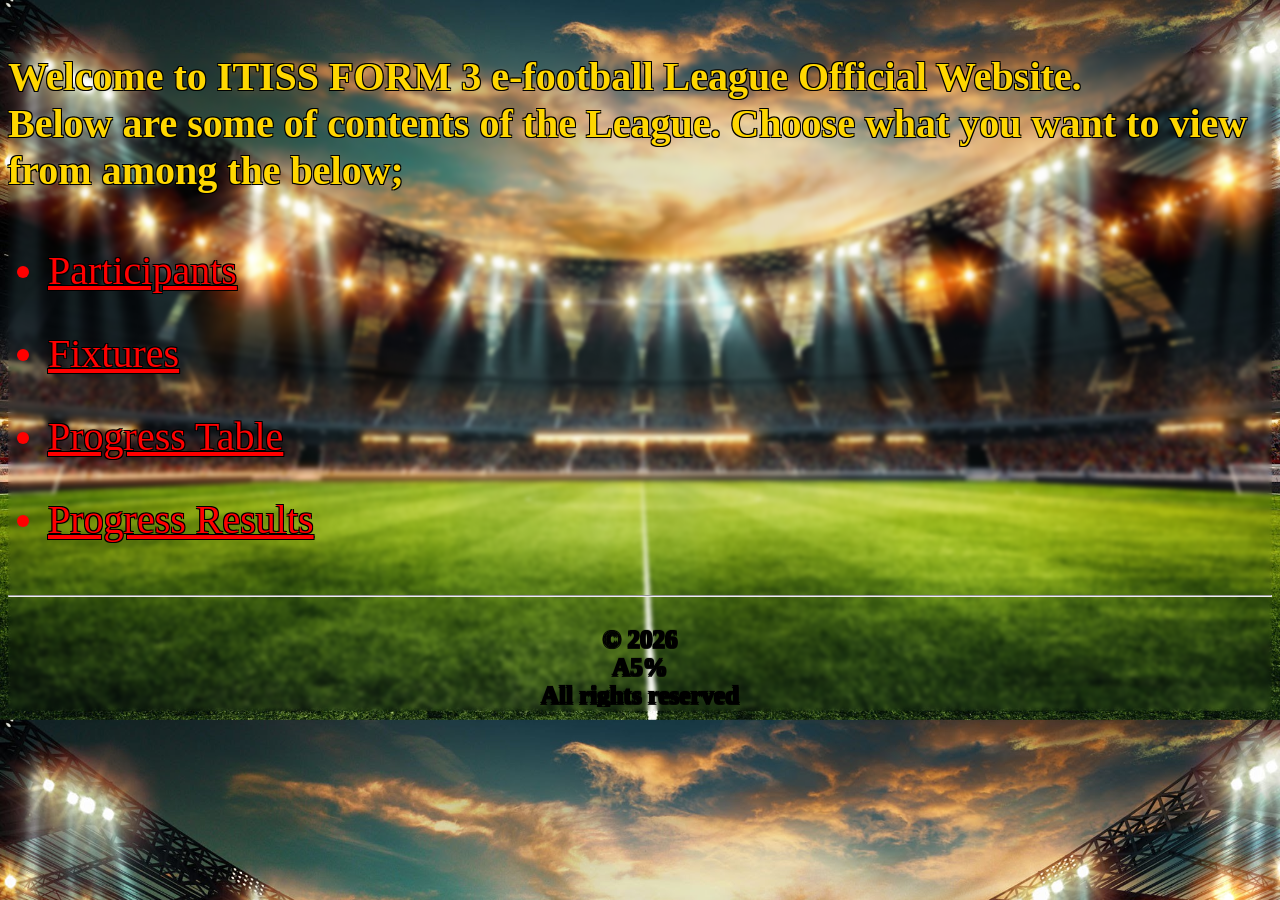
<file: index.html>
<!DOCTYPE html>
<html>
<head>
	<meta charset="utf-8">
	<meta name="viewport" content="width=device-width, initial-scale=1">
	<title>e-football league plan | ITISS FORM 3 2026</title>
	<style>
		h4{
			font-size: 40px;
		}

		body{
			background-image: url('ba.jfif');
			backdrop-filter: blur(2px);
			background-position: center;
			background-size: cover;

  color: gold; /* Main text color */
  text-shadow: 
    -1px -1px 0 black,
     1px -1px 0 black,
    -1px  1px 0 black,
     1px  1px 0 black; /* Outline Color */

		}

		footer{
			color: black;
		}

		li{
			color: red;
			font-size: 40px;
		}

		a{
			color: red;
			font-size: 40px;
		}

		footer{
			text-align: center;
			font-weight: bold;
			font-size: 25px;
		}
	</style>
</head>
<body>

	<h4>Welcome to ITISS FORM 3 e-football League Official Website.<br> Below are some of contents of the League. Choose what you want to view from among the below;</h4>
	<h3></h3>
	<ul>
		<li><a href="1.html">Participants</a></li><br><br>
		<li><a href="x.html">Fixtures</a></li><br><br>
		<li><a href="5.html">Progress Table</a></li><br><br>
		<li><a href="3.html">Progress Results</a></li><br><br>
	</ul>

	<hr>
	<br>
	<MARQUEE DIRECTION="UP"><footer style="text-align: center;">
		© 2026<br>A5%<br>All rights reserved
	</footer></MARQUEE>
</body>
</html>
</file>
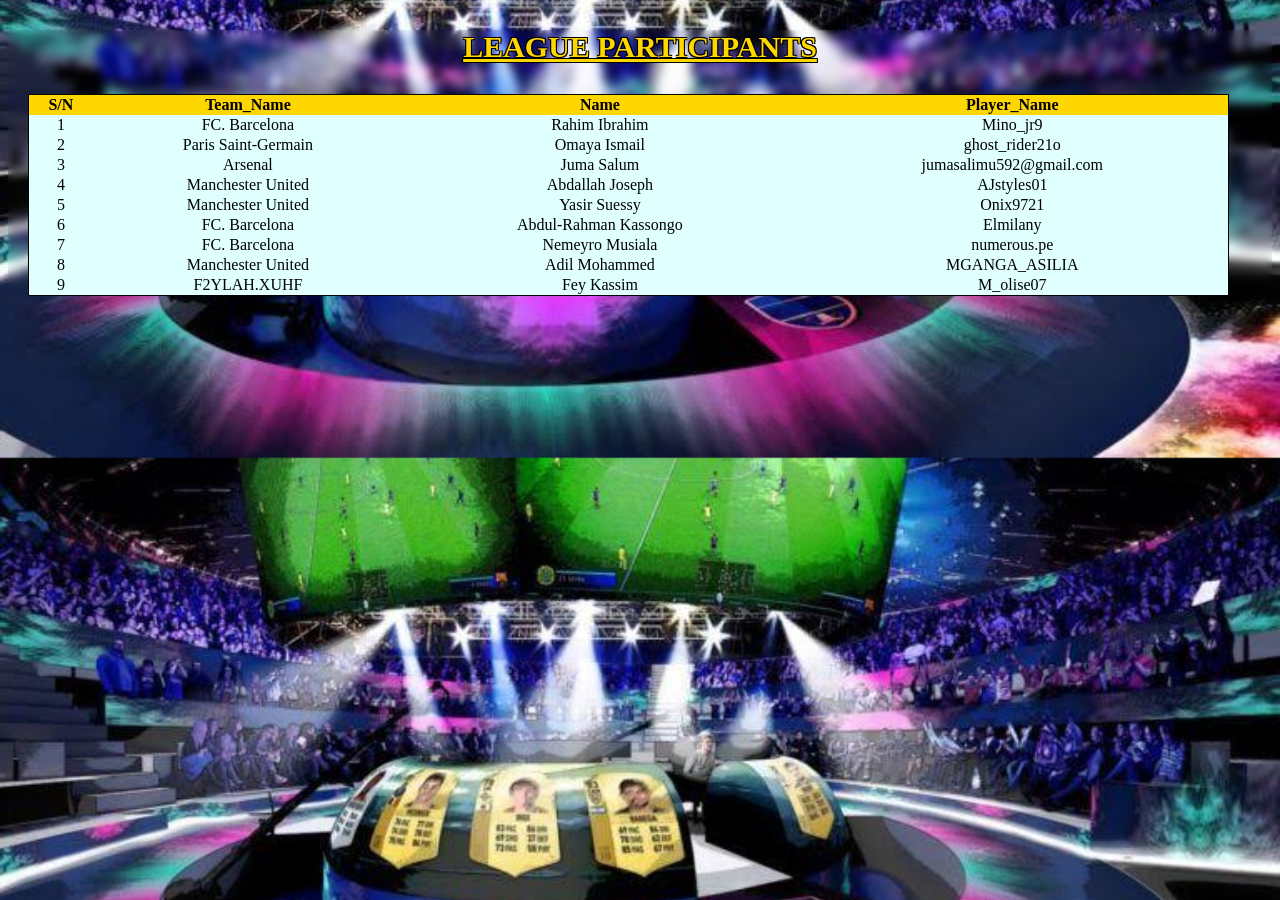
<file: 1.html>
<!DOCTYPE html>
<html>
<head>
	<meta charset="utf-8">
	<meta name="viewport" content="width=device-width, initial-scale=1">
	<title>PARTICIPANTS</title>
	<link rel="stylesheet" type="text/css" href="style.css">
	<style>
		body{
		background-image: url('ll.jfif');
		backdrop-filter: blur(4px);
		background-position: center;
		background-size: cover;
		color: white; /* Main text color */
	}

		h3{
  text-shadow: 
    -1px -1px 0 black,
     1px -1px 0 black,
    -1px  1px 0 black,
     1px  1px 0 black; /* Outline Color */
		}

		table{
			color: black;
		}

	</style>
</head>
<body>
	
	<h3>LEAGUE PARTICIPANTS</h3>
	
	<table>
		<tr><th>S/N</th><th>Team_Name</th><th>Name</th><th>Player_Name</th>
		<tr><td>1</td><td>FC. Barcelona</td><td>Rahim Ibrahim</td><td>Mino_jr9</td></tr>
		<tr><td>2</td><td>Paris Saint-Germain</td><td>Omaya Ismail</td><td>ghost_rider21o</td></tr>
		<tr><td>3</td><td>Arsenal</td><td>Juma Salum</td><td>jumasalimu592@gmail.com</td></tr>
		<tr><td>4</td><td>Manchester United</td><td>Abdallah Joseph</td><td>AJstyles01</td></tr>
		<tr><td>5</td><td>Manchester United</td><td>Yasir Suessy</td><td>Onix9721</td></tr>
		<tr><td>6</td><td>FC. Barcelona</td><td>Abdul-Rahman Kassongo</td><td>Elmilany</td></tr>
		<tr><td>7</td><td>FC. Barcelona</td><td>Nemeyro Musiala</td><td>numerous.pe</td></tr>
		<tr><td>8</td><td>Manchester United</td><td>Adil Mohammed</td><td>MGANGA_ASILIA</td></tr>
		<tr><td>9</td><td>F2YLAH.XUHF</td><td>Fey Kassim</td><td>M_olise07</td></tr>
	</table>
</body>
</html>
</file>
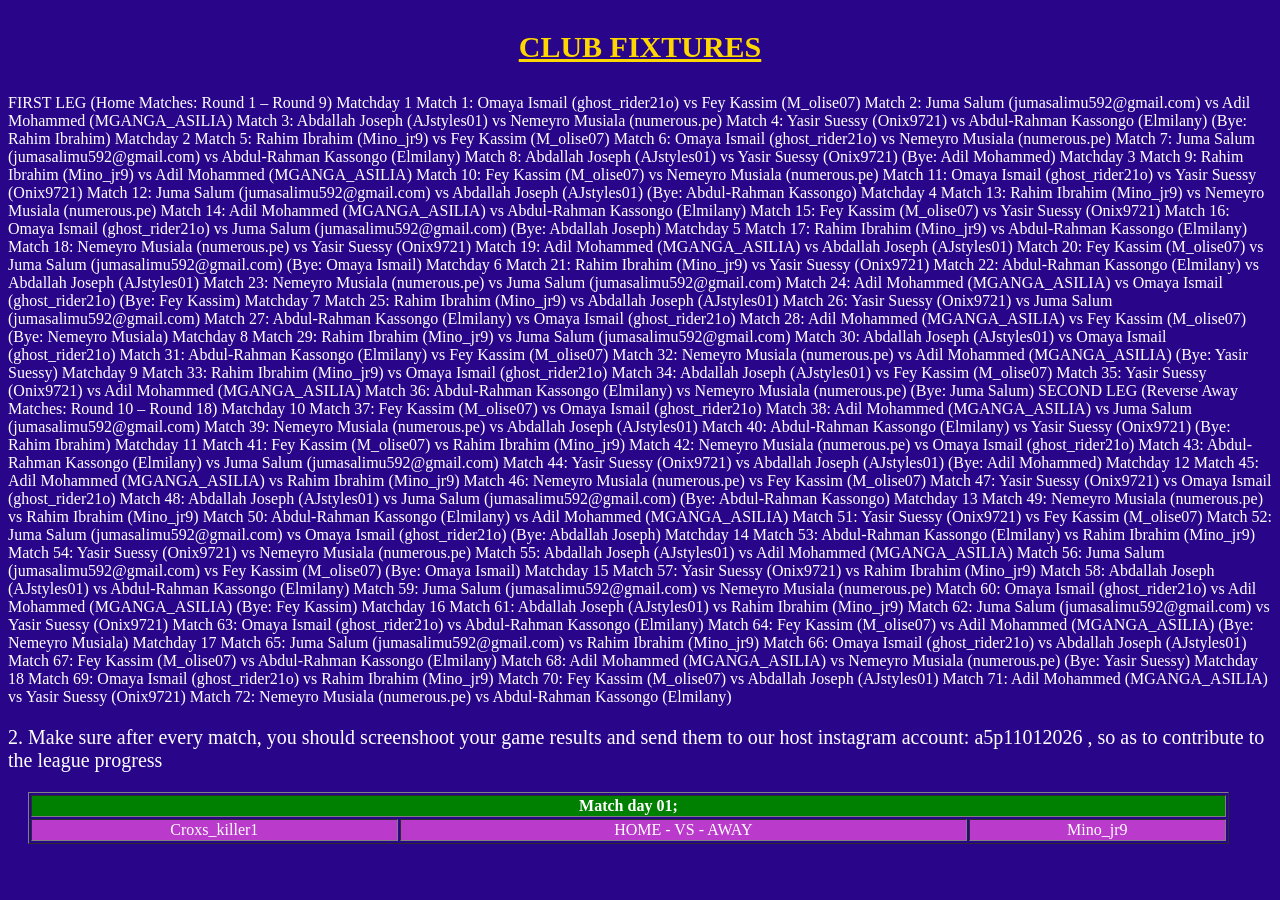
<file: 2.html>
<!DOCTYPE html>
<html>
<head>
	<meta charset="utf-8">
	<meta name="viewport" content="width=device-width, initial-scale=1">
	<title>CLUB FIXTURES</title>
	<link rel="stylesheet" type="text/css" href="style2.css">
	<style>
		p{
			font-size: 20px;
		}
	</style>
</head>
<body>

	<h3 style=" color: gold;">CLUB FIXTURES</h3>

	<table border="1">
		<tr><th colspan="3">Match day 01;</th></tr>
		<tr><td>Croxs_killer1</td><td>HOME - VS - AWAY</td><td>Mino_jr9</td></tr>


		FIRST LEG (Home Matches: Round 1 – Round 9)
Matchday 1
Match 1: Omaya Ismail (ghost_rider21o) vs Fey Kassim (M_olise07)

Match 2: Juma Salum (jumasalimu592@gmail.com) vs Adil Mohammed (MGANGA_ASILIA)

Match 3: Abdallah Joseph (AJstyles01) vs Nemeyro Musiala (numerous.pe)

Match 4: Yasir Suessy (Onix9721) vs Abdul-Rahman Kassongo (Elmilany)

(Bye: Rahim Ibrahim)

Matchday 2
Match 5: Rahim Ibrahim (Mino_jr9) vs Fey Kassim (M_olise07)

Match 6: Omaya Ismail (ghost_rider21o) vs Nemeyro Musiala (numerous.pe)

Match 7: Juma Salum (jumasalimu592@gmail.com) vs Abdul-Rahman Kassongo (Elmilany)

Match 8: Abdallah Joseph (AJstyles01) vs Yasir Suessy (Onix9721)

(Bye: Adil Mohammed)

Matchday 3
Match 9: Rahim Ibrahim (Mino_jr9) vs Adil Mohammed (MGANGA_ASILIA)

Match 10: Fey Kassim (M_olise07) vs Nemeyro Musiala (numerous.pe)

Match 11: Omaya Ismail (ghost_rider21o) vs Yasir Suessy (Onix9721)

Match 12: Juma Salum (jumasalimu592@gmail.com) vs Abdallah Joseph (AJstyles01)

(Bye: Abdul-Rahman Kassongo)

Matchday 4
Match 13: Rahim Ibrahim (Mino_jr9) vs Nemeyro Musiala (numerous.pe)

Match 14: Adil Mohammed (MGANGA_ASILIA) vs Abdul-Rahman Kassongo (Elmilany)

Match 15: Fey Kassim (M_olise07) vs Yasir Suessy (Onix9721)

Match 16: Omaya Ismail (ghost_rider21o) vs Juma Salum (jumasalimu592@gmail.com)

(Bye: Abdallah Joseph)

Matchday 5
Match 17: Rahim Ibrahim (Mino_jr9) vs Abdul-Rahman Kassongo (Elmilany)

Match 18: Nemeyro Musiala (numerous.pe) vs Yasir Suessy (Onix9721)

Match 19: Adil Mohammed (MGANGA_ASILIA) vs Abdallah Joseph (AJstyles01)

Match 20: Fey Kassim (M_olise07) vs Juma Salum (jumasalimu592@gmail.com)

(Bye: Omaya Ismail)

Matchday 6
Match 21: Rahim Ibrahim (Mino_jr9) vs Yasir Suessy (Onix9721)

Match 22: Abdul-Rahman Kassongo (Elmilany) vs Abdallah Joseph (AJstyles01)

Match 23: Nemeyro Musiala (numerous.pe) vs Juma Salum (jumasalimu592@gmail.com)

Match 24: Adil Mohammed (MGANGA_ASILIA) vs Omaya Ismail (ghost_rider21o)

(Bye: Fey Kassim)

Matchday 7
Match 25: Rahim Ibrahim (Mino_jr9) vs Abdallah Joseph (AJstyles01)

Match 26: Yasir Suessy (Onix9721) vs Juma Salum (jumasalimu592@gmail.com)

Match 27: Abdul-Rahman Kassongo (Elmilany) vs Omaya Ismail (ghost_rider21o)

Match 28: Adil Mohammed (MGANGA_ASILIA) vs Fey Kassim (M_olise07)

(Bye: Nemeyro Musiala)

Matchday 8
Match 29: Rahim Ibrahim (Mino_jr9) vs Juma Salum (jumasalimu592@gmail.com)

Match 30: Abdallah Joseph (AJstyles01) vs Omaya Ismail (ghost_rider21o)

Match 31: Abdul-Rahman Kassongo (Elmilany) vs Fey Kassim (M_olise07)

Match 32: Nemeyro Musiala (numerous.pe) vs Adil Mohammed (MGANGA_ASILIA)

(Bye: Yasir Suessy)

Matchday 9
Match 33: Rahim Ibrahim (Mino_jr9) vs Omaya Ismail (ghost_rider21o)

Match 34: Abdallah Joseph (AJstyles01) vs Fey Kassim (M_olise07)

Match 35: Yasir Suessy (Onix9721) vs Adil Mohammed (MGANGA_ASILIA)

Match 36: Abdul-Rahman Kassongo (Elmilany) vs Nemeyro Musiala (numerous.pe)

(Bye: Juma Salum)

SECOND LEG (Reverse Away Matches: Round 10 – Round 18)
Matchday 10
Match 37: Fey Kassim (M_olise07) vs Omaya Ismail (ghost_rider21o)

Match 38: Adil Mohammed (MGANGA_ASILIA) vs Juma Salum (jumasalimu592@gmail.com)

Match 39: Nemeyro Musiala (numerous.pe) vs Abdallah Joseph (AJstyles01)

Match 40: Abdul-Rahman Kassongo (Elmilany) vs Yasir Suessy (Onix9721)

(Bye: Rahim Ibrahim)

Matchday 11
Match 41: Fey Kassim (M_olise07) vs Rahim Ibrahim (Mino_jr9)

Match 42: Nemeyro Musiala (numerous.pe) vs Omaya Ismail (ghost_rider21o)

Match 43: Abdul-Rahman Kassongo (Elmilany) vs Juma Salum (jumasalimu592@gmail.com)

Match 44: Yasir Suessy (Onix9721) vs Abdallah Joseph (AJstyles01)

(Bye: Adil Mohammed)

Matchday 12
Match 45: Adil Mohammed (MGANGA_ASILIA) vs Rahim Ibrahim (Mino_jr9)

Match 46: Nemeyro Musiala (numerous.pe) vs Fey Kassim (M_olise07)

Match 47: Yasir Suessy (Onix9721) vs Omaya Ismail (ghost_rider21o)

Match 48: Abdallah Joseph (AJstyles01) vs Juma Salum (jumasalimu592@gmail.com)

(Bye: Abdul-Rahman Kassongo)

Matchday 13
Match 49: Nemeyro Musiala (numerous.pe) vs Rahim Ibrahim (Mino_jr9)

Match 50: Abdul-Rahman Kassongo (Elmilany) vs Adil Mohammed (MGANGA_ASILIA)

Match 51: Yasir Suessy (Onix9721) vs Fey Kassim (M_olise07)

Match 52: Juma Salum (jumasalimu592@gmail.com) vs Omaya Ismail (ghost_rider21o)

(Bye: Abdallah Joseph)

Matchday 14
Match 53: Abdul-Rahman Kassongo (Elmilany) vs Rahim Ibrahim (Mino_jr9)

Match 54: Yasir Suessy (Onix9721) vs Nemeyro Musiala (numerous.pe)

Match 55: Abdallah Joseph (AJstyles01) vs Adil Mohammed (MGANGA_ASILIA)

Match 56: Juma Salum (jumasalimu592@gmail.com) vs Fey Kassim (M_olise07)

(Bye: Omaya Ismail)

Matchday 15
Match 57: Yasir Suessy (Onix9721) vs Rahim Ibrahim (Mino_jr9)

Match 58: Abdallah Joseph (AJstyles01) vs Abdul-Rahman Kassongo (Elmilany)

Match 59: Juma Salum (jumasalimu592@gmail.com) vs Nemeyro Musiala (numerous.pe)

Match 60: Omaya Ismail (ghost_rider21o) vs Adil Mohammed (MGANGA_ASILIA)

(Bye: Fey Kassim)

Matchday 16
Match 61: Abdallah Joseph (AJstyles01) vs Rahim Ibrahim (Mino_jr9)

Match 62: Juma Salum (jumasalimu592@gmail.com) vs Yasir Suessy (Onix9721)

Match 63: Omaya Ismail (ghost_rider21o) vs Abdul-Rahman Kassongo (Elmilany)

Match 64: Fey Kassim (M_olise07) vs Adil Mohammed (MGANGA_ASILIA)

(Bye: Nemeyro Musiala)

Matchday 17
Match 65: Juma Salum (jumasalimu592@gmail.com) vs Rahim Ibrahim (Mino_jr9)

Match 66: Omaya Ismail (ghost_rider21o) vs Abdallah Joseph (AJstyles01)

Match 67: Fey Kassim (M_olise07) vs Abdul-Rahman Kassongo (Elmilany)

Match 68: Adil Mohammed (MGANGA_ASILIA) vs Nemeyro Musiala (numerous.pe)

(Bye: Yasir Suessy)

Matchday 18
Match 69: Omaya Ismail (ghost_rider21o) vs Rahim Ibrahim (Mino_jr9)

Match 70: Fey Kassim (M_olise07) vs Abdallah Joseph (AJstyles01)

Match 71: Adil Mohammed (MGANGA_ASILIA) vs Yasir Suessy (Onix9721)

Match 72: Nemeyro Musiala (numerous.pe) vs Abdul-Rahman Kassongo (Elmilany)



		<p>2. Make sure after every match, you should screenshoot your game results and send them to our host instagram account: a5p11012026 , so as to contribute to the league progress </p>
</body>
</html>
</file>
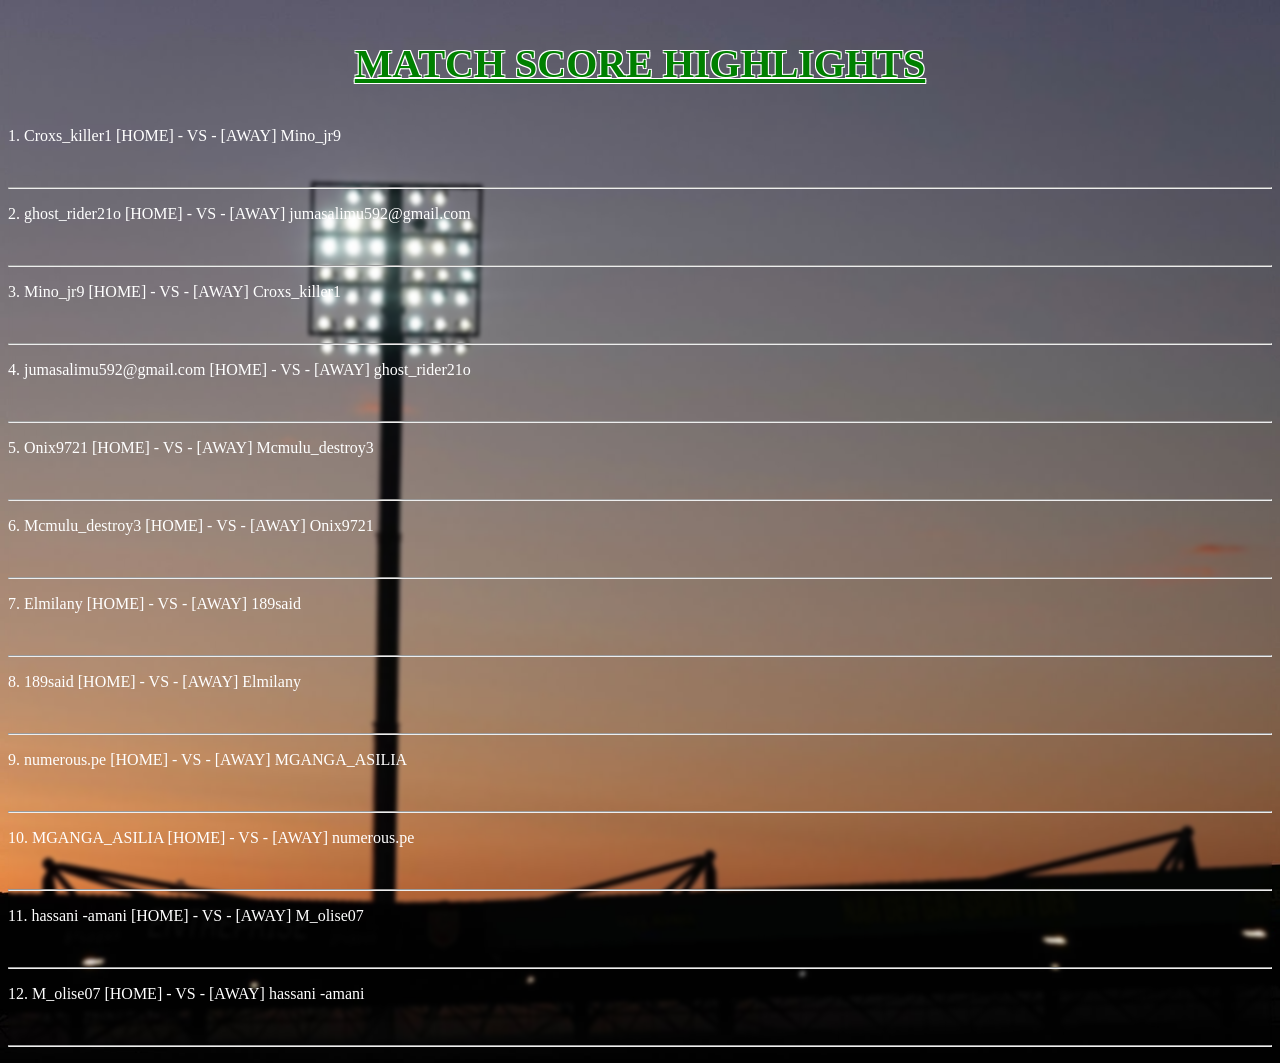
<file: 3.html>
<!DOCTYPE html>
<html>
<head>
	<meta charset="utf-8">
	<meta name="viewport" content="width=device-width, initial-scale=1">
	<title>SCORE BOARD</title>
	<link rel="stylesheet"type="text/css" href="style3.css">
	<style>
		body{

			background-image: url('hl.jfif');
			backdrop-filter: blur(2px);
			background-position: center;
			background-size: cover;
			color: white;
		}
	</style>
</head>
<body>

	<h3>MATCH SCORE HIGHLIGHTS</h3>

	<P>
			<p>1. Croxs_killer1 [HOME] - VS - [AWAY] Mino_jr9</p><br><hr>
			<p>2. ghost_rider21o [HOME] - VS - [AWAY] jumasalimu592@gmail.com</p><br><hr>
			<p>3. Mino_jr9 [HOME] - VS - [AWAY] Croxs_killer1</p><br><hr>
			<p>4. jumasalimu592@gmail.com [HOME] - VS - [AWAY] ghost_rider21o</p><br><hr>
			<p>5. Onix9721 [HOME] - VS - [AWAY] Mcmulu_destroy3</p><br><hr>
			<p>6. Mcmulu_destroy3 [HOME] - VS - [AWAY] Onix9721</p><br><hr>
			<p>7. Elmilany [HOME] - VS - [AWAY] 189said</p><br><hr>
			<p>8. 189said [HOME] - VS - [AWAY] Elmilany</p><br><hr>
			<p>9. numerous.pe [HOME] - VS - [AWAY] MGANGA_ASILIA</p><br><hr>
			<p>10. MGANGA_ASILIA [HOME] - VS - [AWAY] numerous.pe</p><br><hr>
			<p>11. hassani -amani [HOME] - VS - [AWAY] M_olise07</p><br><hr>
			<p>12. M_olise07 [HOME] - VS - [AWAY] hassani -amani</p><br><hr>
	</P>

</body>
</html>
</file>
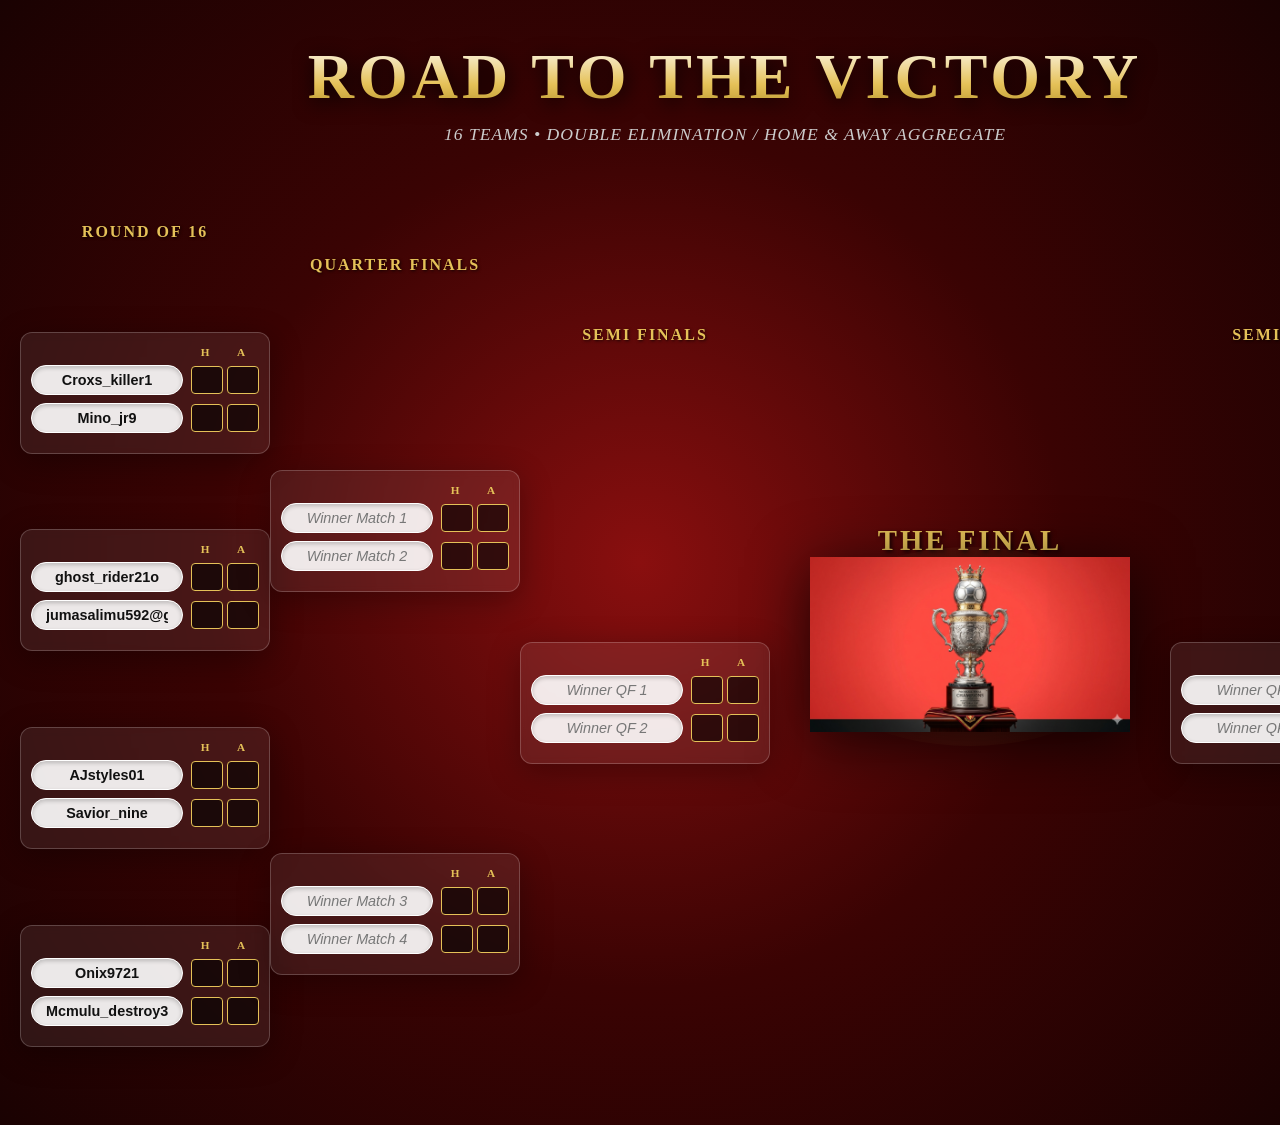
<file: 4.html>
<!DOCTYPE html>
<html lang="en">
<head>
    <meta charset="UTF-8">
    <meta name="viewport" content="width=device-width, initial-scale=1.0">
    <title>Road to the Victory - Tournament Bracket</title>
    <style>
        :root {
            --bg-color: #1a0202;
            --card-bg: rgba(255, 255, 255, 0.08);
            --input-bg: rgba(255, 255, 255, 0.9);
            --border-color: rgba(255, 255, 255, 0.2);
            --accent-gold: #e5c158;
            --accent-gold-dark: #b38f28;
            --text-color: #ffffff;
            --text-dark: #111111;
            --text-muted: #cccccc;
        }

        * {
            box-sizing: border-box;
            margin: 0;
            padding: 0;
        }

        body {
            font-family: 'Times New Roman', Times, serif, 'Segoe UI', Tahoma;
            background: radial-gradient(circle at center, #8a0f0f 0%, #3a0303 50%, #1a0202 100%);
            color: var(--text-color);
            padding: 40px 20px;
            min-width: 1450px;
            overflow-x: auto;
        }

        header {
            text-align: center;
            margin-bottom: 40px;
        }

        header h1 {
            font-family: 'Georgia', 'Times New Roman', serif;
            font-size: 4rem;
            text-transform: uppercase;
            letter-spacing: 4px;
            color: var(--accent-gold);
            background: linear-gradient(to bottom, #ffffff 0%, var(--accent-gold) 60%, var(--accent-gold-dark) 100%);
            -webkit-background-clip: text;
            -webkit-text-fill-color: transparent;
            filter: drop-shadow(2px 4px 10px rgba(0, 0, 0, 0.9));
            font-weight: 900;
        }

        header p {
            color: var(--text-muted);
            font-size: 1.1rem;
            margin-top: 10px;
            font-style: italic;
            letter-spacing: 1px;
            text-transform: uppercase;
        }

        .bracket-container {
            display: grid;
            grid-template-columns: 1fr 380px 1fr;
            gap: 10px;
            align-items: center;
            max-width: 1920px;
            margin: 0 auto;
        }

        /* Bracket Sides */
        .bracket-side {
            display: flex;
            justify-content: space-between;
            height: 100%;
            min-height: 900px;
        }

        .bracket-side.left {
            flex-direction: row;
        }

        .bracket-side.right {
            flex-direction: row-reverse;
        }

        /* Rounds Wrapper */
        .round {
            display: flex;
            flex-direction: column;
            justify-content: space-around;
            width: 250px;
            height: 100%;
        }

        .round-title {
            text-align: center;
            font-size: 1rem;
            text-transform: uppercase;
            letter-spacing: 2px;
            color: var(--accent-gold);
            font-weight: bold;
            margin-bottom: 15px;
            text-shadow: 1px 1px 3px rgba(0,0,0,0.8);
        }

        /* Matchup Layout resembling the generated asset capsules */
        .matchup {
            background: var(--card-bg);
            border: 1px solid var(--border-color);
            border-radius: 12px;
            padding: 12px 10px;
            box-shadow: 0 8px 32px 0 rgba(0, 0, 0, 0.3);
            backdrop-filter: blur(4px);
            -webkit-backdrop-filter: blur(4px);
            position: relative;
        }

        .team-row {
            display: flex;
            align-items: center;
            justify-content: space-between;
            margin: 8px 0;
            gap: 8px;
        }

        .team-name {
            flex-grow: 1;
        }

        /* White Capsule inputs matching the image visual look */
        .team-name input {
            background: var(--input-bg);
            border: 1px solid #ffffff;
            border-radius: 20px;
            color: var(--text-dark);
            width: 100%;
            font-size: 0.9rem;
            font-weight: bold;
            padding: 6px 14px;
            font-family: Arial, Helvetica, sans-serif;
            box-shadow: inset 0 2px 4px rgba(0,0,0,0.2);
            text-align: center;
        }

        .team-name input::placeholder {
            color: #777777;
            font-weight: normal;
            font-style: italic;
        }

        .team-name input:focus {
            outline: 2px solid var(--accent-gold);
            background: #ffffff;
        }

        /* Scores for Double Elimination / 2 Legs */
        .scores {
            display: flex;
            gap: 4px;
        }

        .score-box {
            width: 32px;
            height: 28px;
            background: rgba(0, 0, 0, 0.6);
            border: 1px solid var(--accent-gold);
            color: var(--accent-gold);
            text-align: center;
            font-size: 0.9rem;
            font-weight: bold;
            border-radius: 4px;
        }

        .score-box.leg-label {
            background: transparent;
            border: none;
            color: var(--accent-gold);
            font-size: 0.7rem;
            height: auto;
            line-height: 14px;
            font-weight: bold;
        }

        .legs-header {
            display: flex;
            justify-content: flex-end;
            gap: 4px;
            margin-bottom: -2px;
            padding-right: 2px;
        }

        /* Center Trophy column */
        .center-trophy {
            display: flex;
            flex-direction: column;
            align-items: center;
            justify-content: center;
            text-align: center;
            padding: 20px;
        }

        .trophy-wrapper {
            position: relative;
            background: radial-gradient(circle, rgba(229,193,88,0.2) 0%, rgba(0,0,0,0) 70%);
            padding: 10px;
            border-radius: 50%;
        }

        .center-trophy img {
            max-width: 100%;
            height: auto;
            max-height: 550px;
            filter: drop-shadow(0px 10px 30px rgba(0,0,0,0.7));
        }

        .grand-final-label {
            margin-bottom: -10px;
            font-size: 1.8rem;
            font-weight: bold;
            color: var(--accent-gold);
            letter-spacing: 3px;
            text-transform: uppercase;
            text-shadow: 2px 2px 4px rgba(0,0,0,0.8);
        }

        /* Structural Spacing adjustments to line things up gracefully without breaking layout */
        .round-2, .round-3 {
            position: relative;
        }
    </style>
</head>
<body>

    <header>
        <h1>Road to the Victory</h1>
        <p>16 Teams • Double Elimination / Home & Away Aggregate</p>
    </header>

    <div class="bracket-container">
        
        <div class="bracket-side left">
            <div class="round round-1">
                <div class="round-title">Round of 16</div>
                
                <div class="matchup">
                    <div class="legs-header">
                        <div class="score-box leg-label">H</div>
                        <div class="score-box leg-label">A</div>
                    </div>
                    <div class="team-row">
                        <div class="team-name"><input type="text" value="Croxs_killer1"></div>
                        <div class="scores"><input type="text" class="score-box"><input type="text" class="score-box"></div>
                    </div>
                    <div class="team-row">
                        <div class="team-name"><input type="text" value="Mino_jr9"></div>
                        <div class="scores"><input type="text" class="score-box"><input type="text" class="score-box"></div>
                    </div>
                </div>

                <div class="matchup">
                    <div class="legs-header"><div class="score-box leg-label">H</div><div class="score-box leg-label">A</div></div>
                    <div class="team-row">
                        <div class="team-name"><input type="text" value="ghost_rider21o"></div>
                        <div class="scores"><input type="text" class="score-box"><input type="text" class="score-box"></div>
                    </div>
                    <div class="team-row">
                        <div class="team-name"><input type="text" value="jumasalimu592@gmail.com"></div>
                        <div class="scores"><input type="text" class="score-box"><input type="text" class="score-box"></div>
                    </div>
                </div>

                <div class="matchup">
                    <div class="legs-header"><div class="score-box leg-label">H</div><div class="score-box leg-label">A</div></div>
                    <div class="team-row">
                        <div class="team-name"><input type="text" value="AJstyles01"></div>
                        <div class="scores"><input type="text" class="score-box"><input type="text" class="score-box"></div>
                    </div>
                    <div class="team-row">
                        <div class="team-name"><input type="text" value="Savior_nine"></div>
                        <div class="scores"><input type="text" class="score-box"><input type="text" class="score-box"></div>
                    </div>
                </div>

                <div class="matchup">
                    <div class="legs-header"><div class="score-box leg-label">H</div><div class="score-box leg-label">A</div></div>
                    <div class="team-row">
                        <div class="team-name"><input type="text" value="Onix9721"></div>
                        <div class="scores"><input type="text" class="score-box"><input type="text" class="score-box"></div>
                    </div>
                    <div class="team-row">
                        <div class="team-name"><input type="text" value="Mcmulu_destroy3"></div>
                        <div class="scores"><input type="text" class="score-box"><input type="text" class="score-box"></div>
                    </div>
                </div>
            </div>

            <div class="round round-2">
                <div class="round-title">Quarter Finals</div>
                
                <div class="matchup" style="margin-bottom: 60px; margin-top: 40px;">
                    <div class="legs-header"><div class="score-box leg-label">H</div><div class="score-box leg-label">A</div></div>
                    <div class="team-row">
                        <div class="team-name"><input type="text" placeholder="Winner Match 1"></div>
                        <div class="scores"><input type="text" class="score-box"><input type="text" class="score-box"></div>
                    </div>
                    <div class="team-row">
                        <div class="team-name"><input type="text" placeholder="Winner Match 2"></div>
                        <div class="scores"><input type="text" class="score-box"><input type="text" class="score-box"></div>
                    </div>
                </div>

                <div class="matchup" style="margin-top: 60px; margin-bottom: 40px;">
                    <div class="legs-header"><div class="score-box leg-label">H</div><div class="score-box leg-label">A</div></div>
                    <div class="team-row">
                        <div class="team-name"><input type="text" placeholder="Winner Match 3"></div>
                        <div class="scores"><input type="text" class="score-box"><input type="text" class="score-box"></div>
                    </div>
                    <div class="team-row">
                        <div class="team-name"><input type="text" placeholder="Winner Match 4"></div>
                        <div class="scores"><input type="text" class="score-box"><input type="text" class="score-box"></div>
                    </div>
                </div>
            </div>

            <div class="round round-3">
                <div class="round-title">Semi Finals</div>
                
                <div class="matchup" style="margin-bottom: 180px;">
                    <div class="legs-header"><div class="score-box leg-label">H</div><div class="score-box leg-label">A</div></div>
                    <div class="team-row">
                        <div class="team-name"><input type="text" placeholder="Winner QF 1" ></div>
                        <div class="scores"><input type="text" class="score-box"><input type="text" class="score-box"></div>
                    </div>
                    <div class="team-row">
                        <div class="team-name"><input type="text" placeholder="Winner QF 2"></div>
                        <div class="scores"><input type="text" class="score-box"><input type="text" class="score-box"></div>
                    </div>
                </div>
            </div>
        </div>



        <div class="center-trophy">
            <div class="grand-final-label">The Final</div>
            <div class="trophy-wrapper">
                <img src="t.png" alt="Victory Trophy">
            </div>
        </div>

        

        <div class="bracket-side right">
            <div class="round round-1">
                <div class="round-title">Round of 16</div>
                
                <div class="matchup">
                    <div class="legs-header"><div class="score-box leg-label">H</div><div class="score-box leg-label">A</div></div>
                    <div class="team-row">
                        <div class="team-name"><input type="text" value="Elmilany"></div>
                        <div class="scores"><input type="text" class="score-box"><input type="text" class="score-box"></div>
                    </div>
                    <div class="team-row">
                        <div class="team-name"><input type="text" value="189said"></div>
                        <div class="scores"><input type="text" class="score-box"><input type="text" class="score-box"></div>
                    </div>
                </div>

                <div class="matchup">
                    <div class="legs-header"><div class="score-box leg-label">H</div><div class="score-box leg-label">A</div></div>
                    <div class="team-row">
                        <div class="team-name"><input type="text" value="Dulix.9"></div>
                        <div class="scores"><input type="text" class="score-box"><input type="text" class="score-box"></div>
                    </div>
                    <div class="team-row">
                        <div class="team-name"><input type="text" value="numerous.pe"></div>
                        <div class="scores"><input type="text" class="score-box"><input type="text" class="score-box"></div>
                    </div>
                </div>

                <div class="matchup">
                    <div class="legs-header"><div class="score-box leg-label">H</div><div class="score-box leg-label">A</div></div>
                    <div class="team-row">
                        <div class="team-name"><input type="text" value="MGANGA_ASILIA"></div>
                        <div class="scores"><input type="text" class="score-box"><input type="text" class="score-box"></div>
                    </div>
                    <div class="team-row">
                        <div class="team-name"><input type="text" value="hassani -amani"></div>
                        <div class="scores"><input type="text" class="score-box"><input type="text" class="score-box"></div>
                    </div>
                </div>

                <div class="matchup">
                    <div class="legs-header"><div class="score-box leg-label">H</div><div class="score-box leg-label">A</div></div>
                    <div class="team-row">
                        <div class="team-name"><input type="text" value="M_olise07"></div>
                        <div class="scores"><input type="text" class="score-box"><input type="text" class="score-box"></div>
                    </div>
                    <div class="team-row">
                        <div class="team-name"><input type="text" value="TEAM 16"></div>
                        <div class="scores"><input type="text" class="score-box"><input type="text" class="score-box"></div>
                    </div>
                </div>
            </div>

            <div class="round round-2">
                <div class="round-title">Quarter Finals</div>
                
                <div class="matchup" style="margin-bottom: 60px; margin-top: 40px;">
                    <div class="legs-header"><div class="score-box leg-label">H</div><div class="score-box leg-label">A</div></div>
                    <div class="team-row">
                        <div class="team-name"><input type="text" placeholder="Winner Match 5"></div>
                        <div class="scores"><input type="text" class="score-box"><input type="text" class="score-box"></div>
                    </div>
                    <div class="team-row">
                        <div class="team-name"><input type="text" placeholder="Winner Match 6"></div>
                        <div class="scores"><input type="text" class="score-box"><input type="text" class="score-box"></div>
                    </div>
                </div>

                <div class="matchup" style="margin-top: 60px; margin-bottom: 40px;">
                    <div class="legs-header"><div class="score-box leg-label">H</div><div class="score-box leg-label">A</div></div>
                    <div class="team-row">
                        <div class="team-name"><input type="text" placeholder="Winner Match 7"></div>
                        <div class="scores"><input type="text" class="score-box"><input type="text" class="score-box"></div>
                    </div>
                    <div class="team-row">
                        <div class="team-name"><input type="text" placeholder="Winner Match 8"></div>
                        <div class="scores"><input type="text" class="score-box"><input type="text" class="score-box"></div>
                    </div>
                </div>
            </div>

            <div class="round round-3">
                <div class="round-title">Semi Finals</div>
                
                <div class="matchup" style="margin-bottom: 180px;">
                    <div class="legs-header"><div class="score-box leg-label">H</div><div class="score-box leg-label">A</div></div>
                    <div class="team-row">
                        <div class="team-name"><input type="text" placeholder="Winner QF 3"></div>
                        <div class="scores"><input type="text" class="score-box"><input type="text" class="score-box"></div>
                    </div>
                    <div class="team-row">
                        <div class="team-name"><input type="text" placeholder="Winner QF 4"></div>
                        <div class="scores"><input type="text" class="score-box"><input type="text" class="score-box"></div>
                    </div>
                </div>
            </div>
        </div>

    </div>

</body>
</html>
</file>
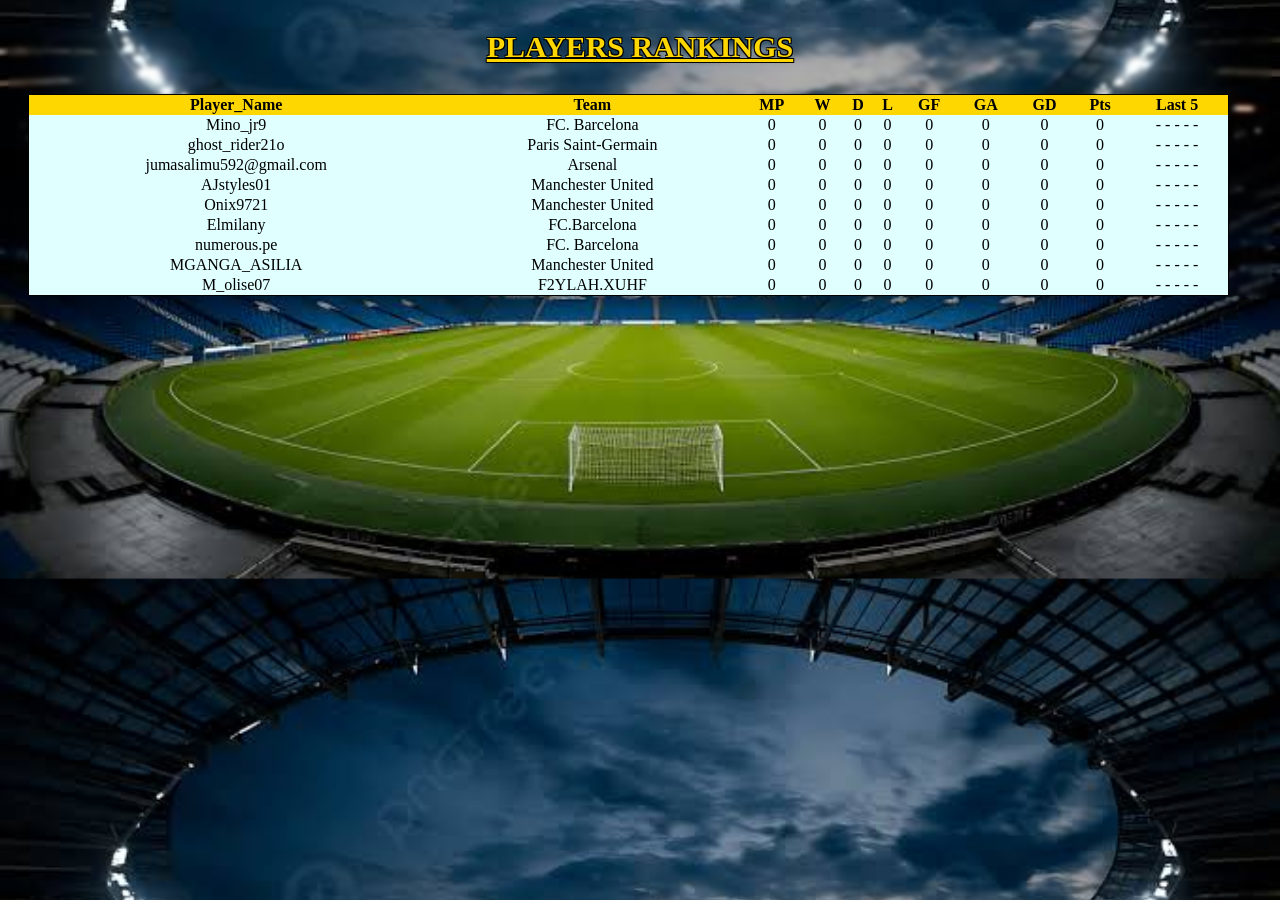
<file: 5.html>
<!DOCTYPE html>
<html>
<head>
	<meta charset="utf-8">
	<meta name="viewport" content="width=device-width, initial-scale=1">
	<title>POINTS RANK TABLE</title>
	<link rel="stylesheet" type="text/css" href="style.css">
	<style>
		body{

			background-image: url('a.jfif');
			backdrop-filter: blur(2px);
			background-position: center;
			background-size: cover;
		}

		h3{
  color: gold; /* Main text color */
  text-shadow: 
    -1px -1px 0 black,
     1px -1px 0 black,
    -1px  1px 0 black,
     1px  1px 0 black; /* Outline Color */

		}
	</style>
</head>
<body>
	<h3>PLAYERS RANKINGS</h3>
	<!--❌✅✅✅❌-->
	<table>
		<tr>
			<th>Player_Name</th>
			<th>Team</th>
			<th>MP</th>
			<th>W</th>
			<th>D</th>
			<th>L</th>
			<th>GF</th>
			<th>GA</th>
			<th>GD</th>
			<th>Pts</th>
			<th>Last 5</th>
		</tr>
		<tr>
			<td>Mino_jr9</td>
			<td>FC. Barcelona</td>
			<td>0</td>
			<td>0</td>
			<td>0</td>
			<td>0</td>
			<td>0</td>
			<td>0</td>
			<td>0</td>
			<td>0</td>
			<td>- - - - -</td>
		</tr>
		<tr>
			<td>ghost_rider21o</td>
			<td>Paris Saint-Germain</td>
			<td>0</td>
			<td>0</td>
			<td>0</td>
			<td>0</td>
			<td>0</td>
			<td>0</td>
			<td>0</td>
			<td>0</td>
			<td>- - - - -</td>
		</tr>
		<tr>
			<td>jumasalimu592@gmail.com</td>
			<td>Arsenal</td>
			<td>0</td>
			<td>0</td>
			<td>0</td>
			<td>0</td>
			<td>0</td>
			<td>0</td>
			<td>0</td>
			<td>0</td>
			<td>- - - - -</td>
		</tr>
		<tr>
			<td>AJstyles01</td>
			<td>Manchester United</td>
			<td>0</td>
			<td>0</td>
			<td>0</td>
			<td>0</td>
			<td>0</td>
			<td>0</td>
			<td>0</td>
			<td>0</td>
			<td>- - - - -</td>
		</tr>
		<tr>
			<td>Onix9721</td>
			<td>Manchester United</td>
			<td>0</td>
			<td>0</td>
			<td>0</td>
			<td>0</td>
			<td>0</td>
			<td>0</td>
			<td>0</td>
			<td>0</td>
			<td>- - - - -</td>
		</tr>
		<tr>
			<td>Elmilany</td>
			<td>FC.Barcelona</td>
			<td>0</td>
			<td>0</td>
			<td>0</td>
			<td>0</td>
			<td>0</td>
			<td>0</td>
			<td>0</td>
			<td>0</td>
			<td>- - - - -</td>
		</tr>
		<tr>
			<td>numerous.pe</td>
			<td>FC. Barcelona</td>
			<td>0</td>
			<td>0</td>
			<td>0</td>
			<td>0</td>
			<td>0</td>
			<td>0</td>
			<td>0</td>
			<td>0</td>
			<td>- - - - -</td>
		</tr>
		<tr>
			<td>MGANGA_ASILIA</td>
			<td>Manchester United</td>
			<td>0</td>
			<td>0</td>
			<td>0</td>
			<td>0</td>
			<td>0</td>
			<td>0</td>
			<td>0</td>
			<td>0</td>
			<td>- - - - -</td>
		</tr>
		<tr>
			<td>M_olise07</td>
			<td>F2YLAH.XUHF</td>
			<td>0</td>
			<td>0</td>
			<td>0</td>
			<td>0</td>
			<td>0</td>
			<td>0</td>
			<td>0</td>
			<td>0</td>
			<td>- - - - -</td>
		</tr>
	</table>

</body>
</html>
</file>
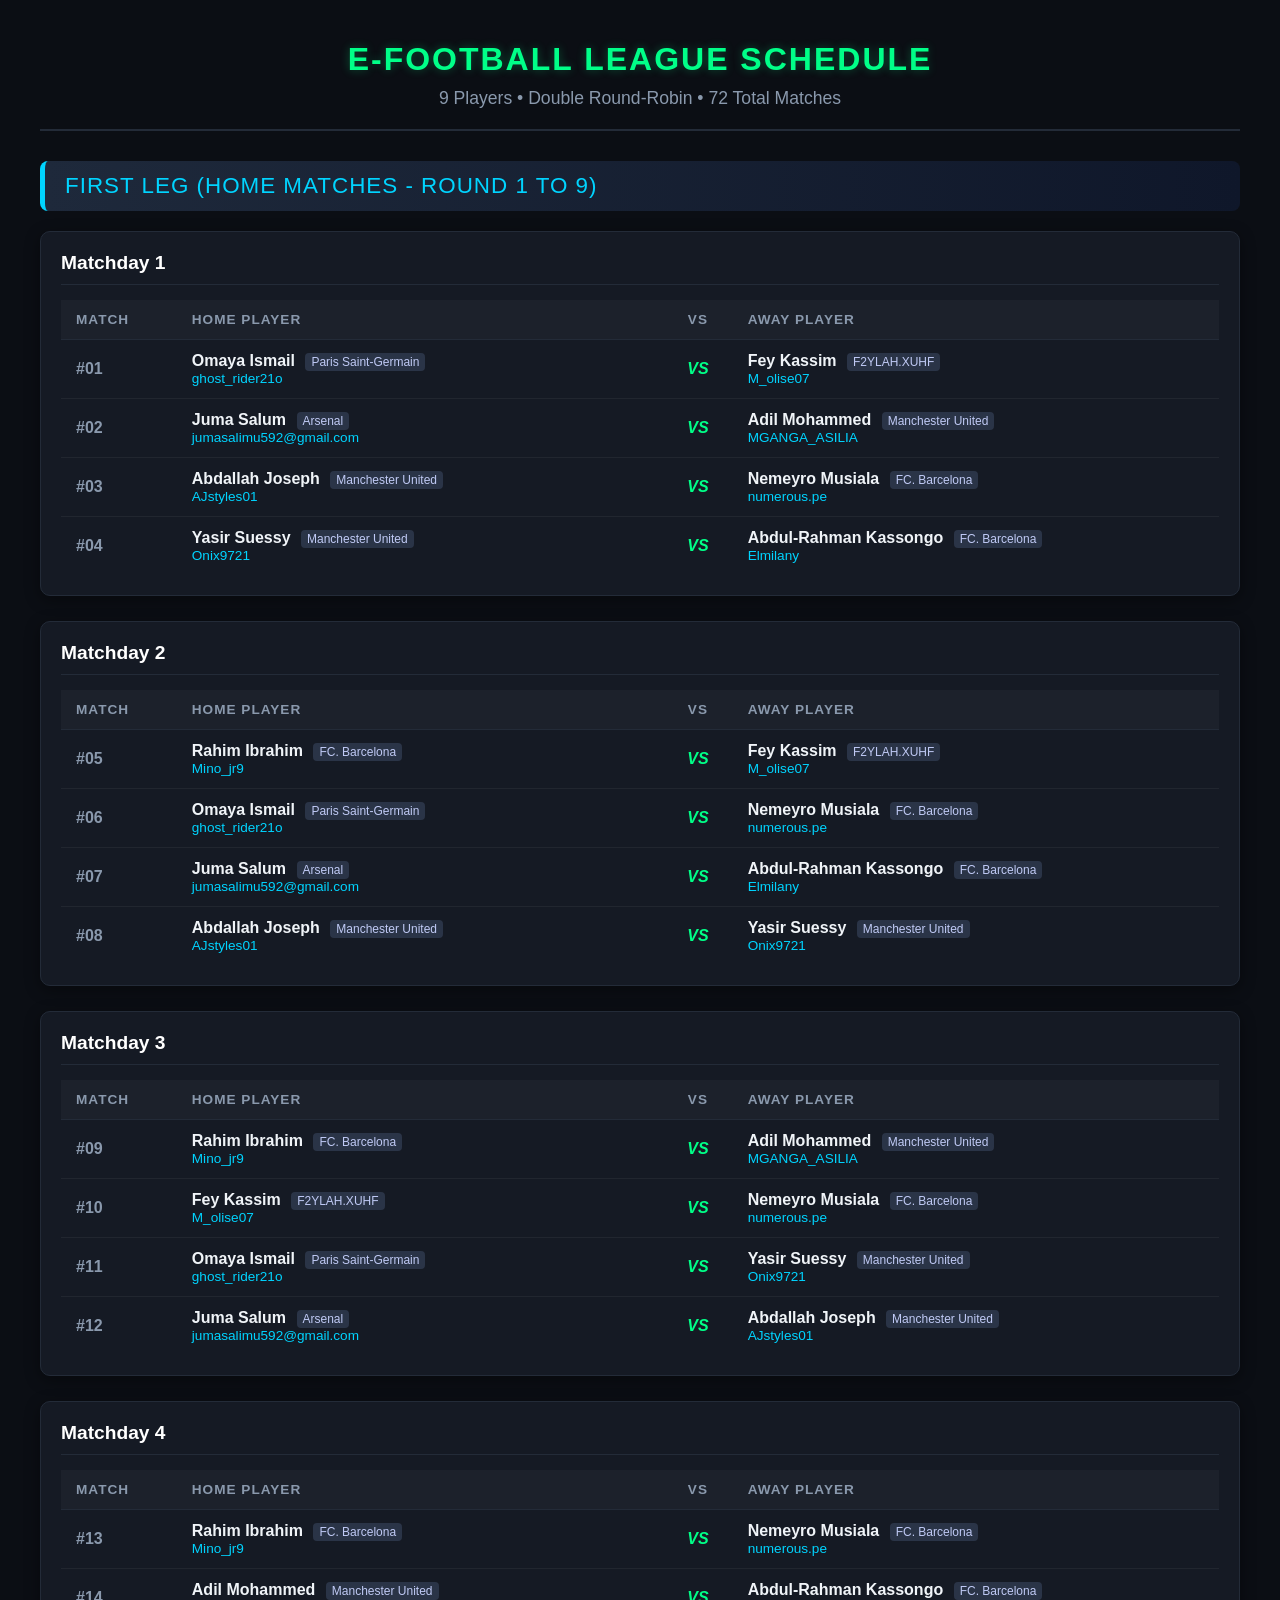
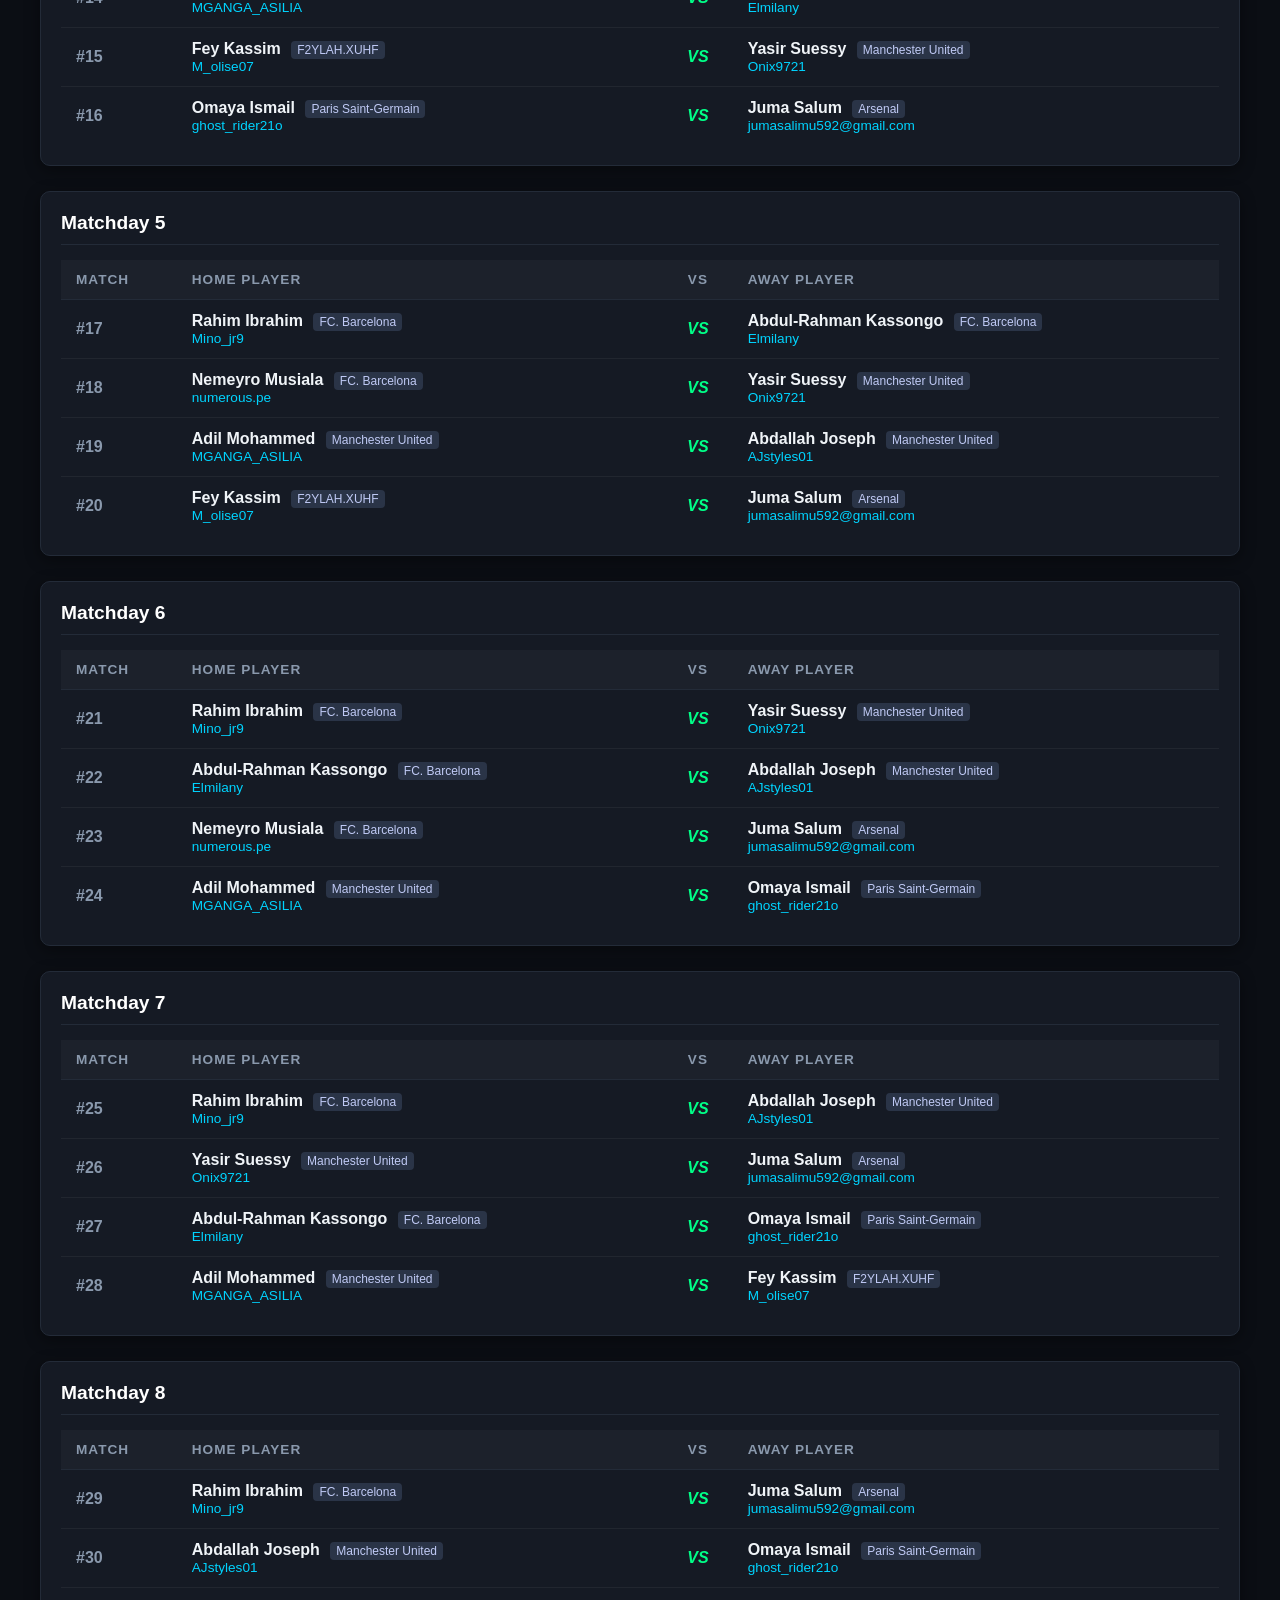
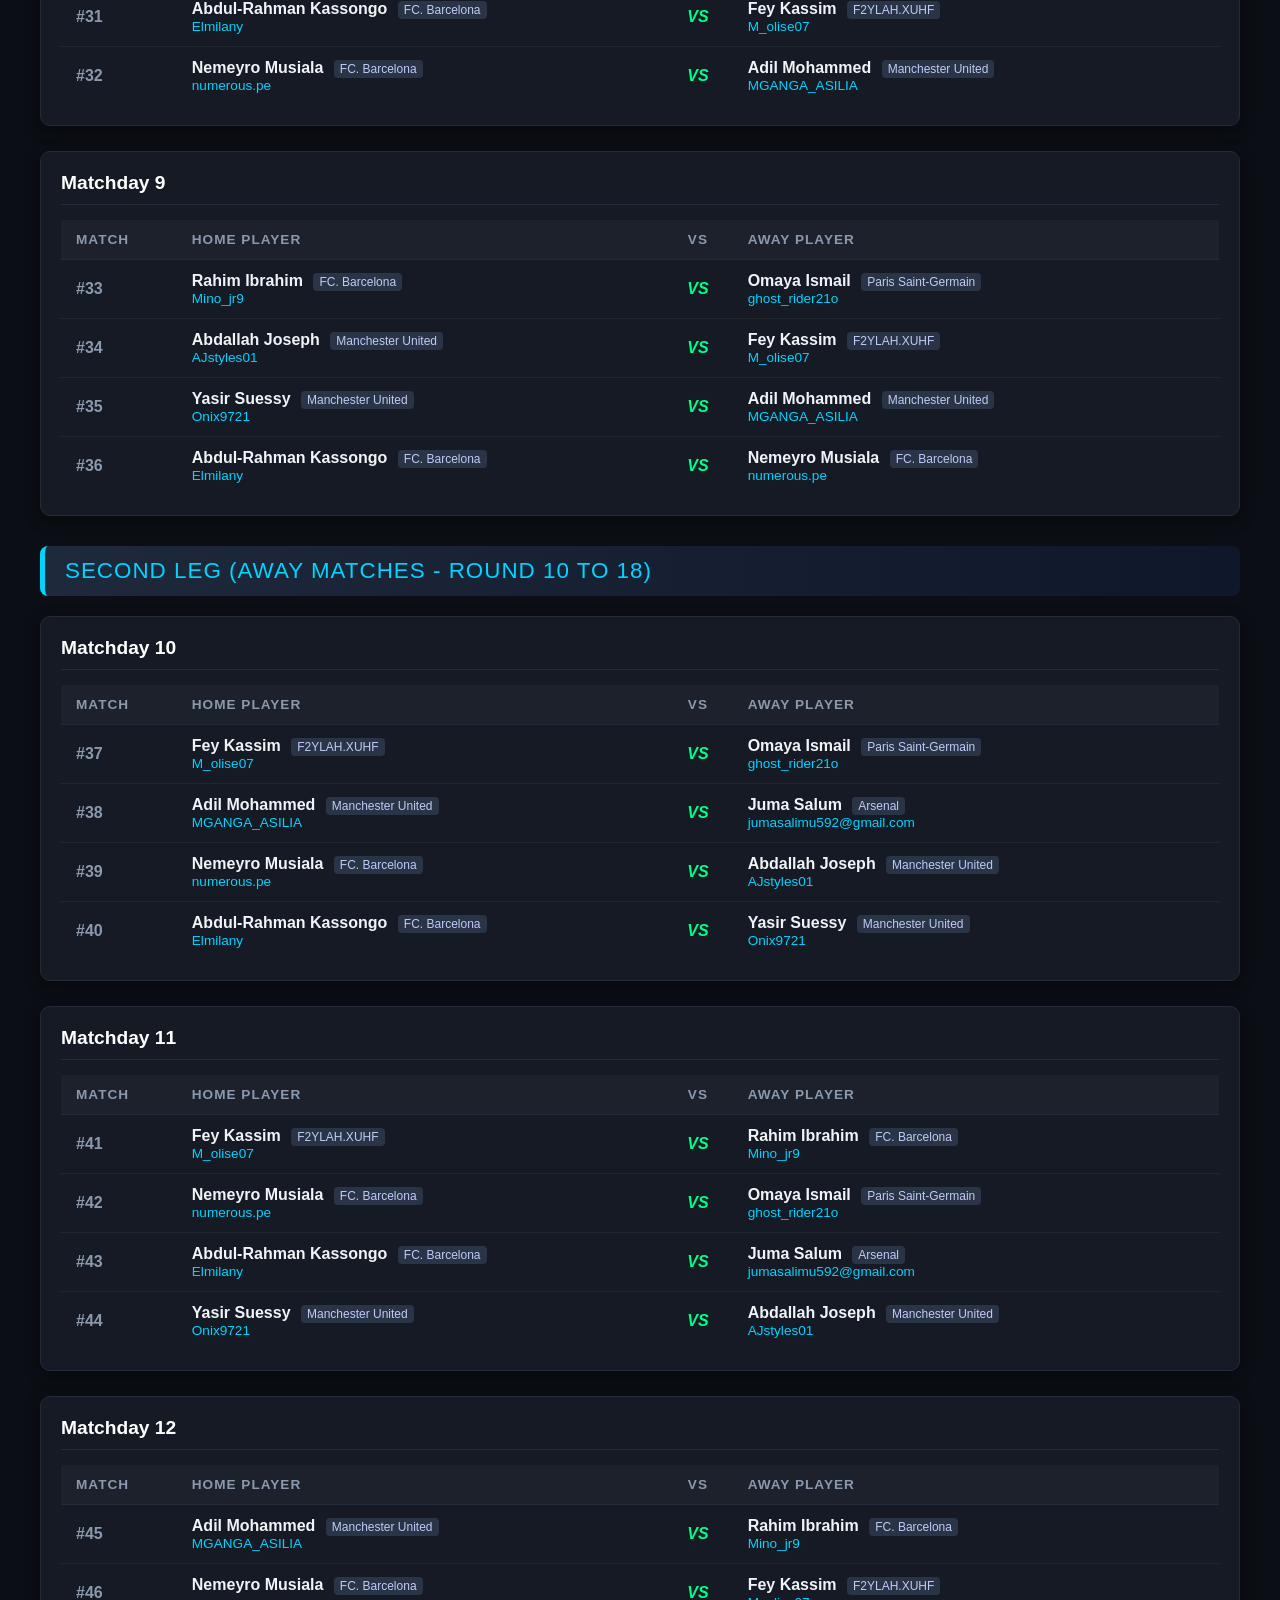
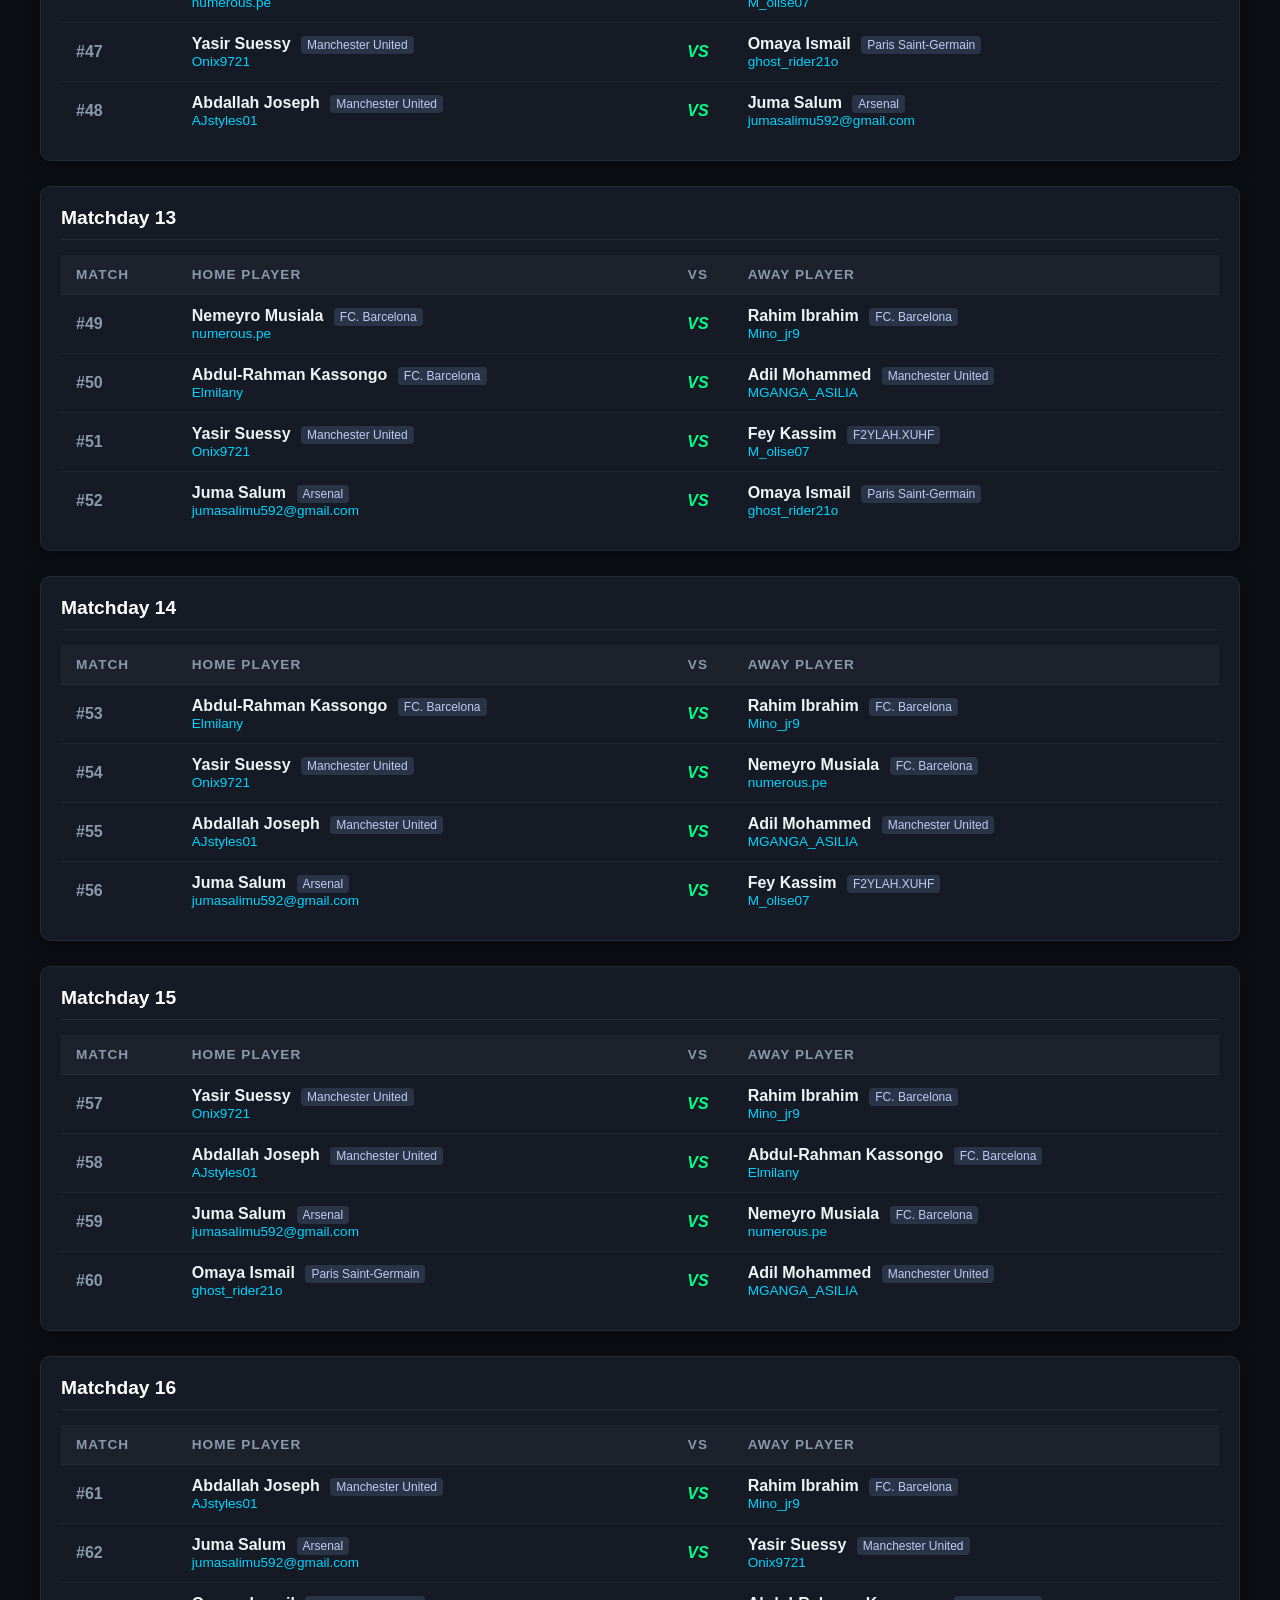
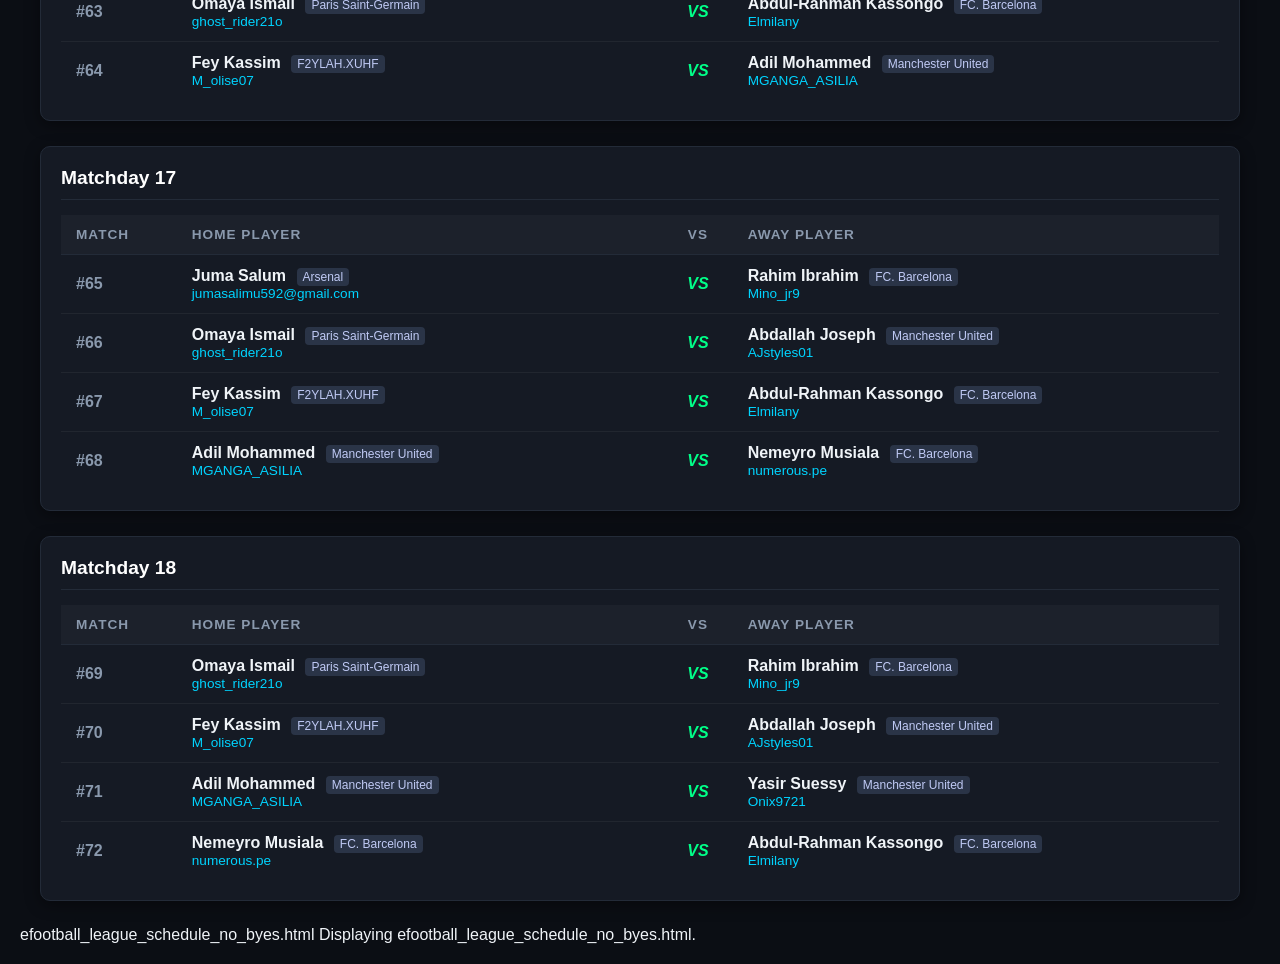
<file: x.html>
<!DOCTYPE html>
<html lang="en">
<head>
    <meta charset="UTF-8">
    <meta name="viewport" content="width=device-width, initial-scale=1.0">
    <title>E-Football League - 72 Match Schedule</title>
    <style>
        :root {
            --bg-color: #0b0e14;
            --card-bg: #151a24;
            --accent-color: #00ff88;
            --accent-blue: #00d4ff;
            --text-color: #f0f4f8;
            --text-muted: #8a99ad;
            --border-color: #232b38;
            --hover-color: #1c2331;
        }

        body {
            font-family: 'Segoe UI', Tahoma, Geneva, Verdana, sans-serif;
            background-color: var(--bg-color);
            color: var(--text-color);
            margin: 0;
            padding: 20px;
        }

        .container {
            max-width: 1200px;
            margin: 0 auto;
        }

        header {
            text-align: center;
            margin-bottom: 30px;
            padding-bottom: 20px;
            border-bottom: 2px solid var(--border-color);
        }

        h1 {
            color: var(--accent-color);
            text-transform: uppercase;
            letter-spacing: 2px;
            margin-bottom: 10px;
            text-shadow: 0 0 10px rgba(0, 255, 136, 0.3);
        }

        .subtitle {
            color: var(--text-muted);
            font-size: 1.1rem;
        }

        .leg-title {
            background: linear-gradient(90deg, #1e293b, #0f172a);
            color: var(--accent-blue);
            padding: 12px 20px;
            border-radius: 8px;
            font-size: 1.4rem;
            margin: 30px 0 20px 0;
            border-left: 5px solid var(--accent-blue);
            text-transform: uppercase;
            letter-spacing: 1px;
        }

        .matchday-card {
            background-color: var(--card-bg);
            border-radius: 10px;
            padding: 20px;
            margin-bottom: 25px;
            box-shadow: 0 4px 15px rgba(0, 0, 0, 0.4);
            border: 1px solid var(--border-color);
        }

        .matchday-header {
            display: flex;
            justify-content: space-between;
            align-items: center;
            border-bottom: 1px solid var(--border-color);
            padding-bottom: 10px;
            margin-bottom: 15px;
        }

        .matchday-title {
            font-size: 1.2rem;
            font-weight: bold;
            color: #ffffff;
        }

        .bye-tag {
            background-color: rgba(255, 255, 255, 0.08);
            color: var(--text-muted);
            padding: 4px 12px;
            border-radius: 20px;
            font-size: 0.85rem;
        }

        .bye-tag span {
            color: #ffb703;
            font-weight: bold;
        }

        table.schedule-table {
            width: 100%;
            border-collapse: collapse;
            margin-top: 10px;
        }

        table.schedule-table th, 
        table.schedule-table td {
            padding: 12px 15px;
            text-align: left;
        }

        table.schedule-table th {
            background-color: rgba(255, 255, 255, 0.03);
            color: var(--text-muted);
            font-size: 0.85rem;
            text-transform: uppercase;
            letter-spacing: 1px;
            border-bottom: 1px solid var(--border-color);
        }

        table.schedule-table tr {
            border-bottom: 1px solid rgba(255, 255, 255, 0.05);
            transition: background-color 0.2s ease;
        }

        table.schedule-table tr:last-child {
            border-bottom: none;
        }

        table.schedule-table tr:hover {
            background-color: var(--hover-color);
        }

        .match-id {
            color: var(--text-muted);
            font-weight: bold;
            width: 80px;
        }

        .team-badge {
            font-size: 0.75rem;
            padding: 2px 6px;
            border-radius: 4px;
            background: #2a3447;
            color: #c0caf5;
            margin-left: 6px;
            display: inline-block;
        }

        .player-name {
            font-weight: 600;
        }

        .username {
            color: var(--accent-blue);
            font-size: 0.85rem;
            display: block;
        }

        .vs-cell {
            text-align: center !important;
            font-weight: bold;
            color: var(--accent-color);
            width: 60px;
            font-style: italic;
        }

        @media (max-width: 768px) {
            table.schedule-table th, 
            table.schedule-table td {
                padding: 8px 10px;
                font-size: 0.9rem;
            }
            .username {
                font-size: 0.75rem;
            }
        }
    </style>
</head>
<body>

<div class="container">
    <header>
        <h1>E-Football League Schedule</h1>
        <div class="subtitle">9 Players • Double Round-Robin • 72 Total Matches</div>
    </header>

    <div class="leg-title">First Leg (Home Matches - Round 1 to 9)</div>

    <div class="matchday-card">
        <div class="matchday-header">
            <div class="matchday-title">Matchday 1</div>
            
        </div>
        <table class="schedule-table">
            <thead>
                <tr>
                    <th style="width: 10%;">Match</th>
                    <th style="width: 42%;">Home Player</th>
                    <th style="width: 6%; text-align: center;">VS</th>
                    <th style="width: 42%;">Away Player</th>
                </tr>
            </thead>
            <tbody>
                <tr>
                    <td class="match-id">#01</td>
                    <td>
                        <span class="player-name">Omaya Ismail</span> <span class="team-badge">Paris Saint-Germain</span>
                        <span class="username">ghost_rider21o</span>
                    </td>
                    <td class="vs-cell">VS</td>
                    <td>
                        <span class="player-name">Fey Kassim</span> <span class="team-badge">F2YLAH.XUHF</span>
                        <span class="username">M_olise07</span>
                    </td>
                </tr>
                <tr>
                    <td class="match-id">#02</td>
                    <td>
                        <span class="player-name">Juma Salum</span> <span class="team-badge">Arsenal</span>
                        <span class="username">jumasalimu592@gmail.com</span>
                    </td>
                    <td class="vs-cell">VS</td>
                    <td>
                        <span class="player-name">Adil Mohammed</span> <span class="team-badge">Manchester United</span>
                        <span class="username">MGANGA_ASILIA</span>
                    </td>
                </tr>
                <tr>
                    <td class="match-id">#03</td>
                    <td>
                        <span class="player-name">Abdallah Joseph</span> <span class="team-badge">Manchester United</span>
                        <span class="username">AJstyles01</span>
                    </td>
                    <td class="vs-cell">VS</td>
                    <td>
                        <span class="player-name">Nemeyro Musiala</span> <span class="team-badge">FC. Barcelona</span>
                        <span class="username">numerous.pe</span>
                    </td>
                </tr>
                <tr>
                    <td class="match-id">#04</td>
                    <td>
                        <span class="player-name">Yasir Suessy</span> <span class="team-badge">Manchester United</span>
                        <span class="username">Onix9721</span>
                    </td>
                    <td class="vs-cell">VS</td>
                    <td>
                        <span class="player-name">Abdul-Rahman Kassongo</span> <span class="team-badge">FC. Barcelona</span>
                        <span class="username">Elmilany</span>
                    </td>
                </tr>
            </tbody>
        </table>
    </div>

    <div class="matchday-card">
        <div class="matchday-header">
            <div class="matchday-title">Matchday 2</div>
            
        </div>
        <table class="schedule-table">
            <thead>
                <tr>
                    <th style="width: 10%;">Match</th>
                    <th style="width: 42%;">Home Player</th>
                    <th style="width: 6%; text-align: center;">VS</th>
                    <th style="width: 42%;">Away Player</th>
                </tr>
            </thead>
            <tbody>
                <tr>
                    <td class="match-id">#05</td>
                    <td>
                        <span class="player-name">Rahim Ibrahim</span> <span class="team-badge">FC. Barcelona</span>
                        <span class="username">Mino_jr9</span>
                    </td>
                    <td class="vs-cell">VS</td>
                    <td>
                        <span class="player-name">Fey Kassim</span> <span class="team-badge">F2YLAH.XUHF</span>
                        <span class="username">M_olise07</span>
                    </td>
                </tr>
                <tr>
                    <td class="match-id">#06</td>
                    <td>
                        <span class="player-name">Omaya Ismail</span> <span class="team-badge">Paris Saint-Germain</span>
                        <span class="username">ghost_rider21o</span>
                    </td>
                    <td class="vs-cell">VS</td>
                    <td>
                        <span class="player-name">Nemeyro Musiala</span> <span class="team-badge">FC. Barcelona</span>
                        <span class="username">numerous.pe</span>
                    </td>
                </tr>
                <tr>
                    <td class="match-id">#07</td>
                    <td>
                        <span class="player-name">Juma Salum</span> <span class="team-badge">Arsenal</span>
                        <span class="username">jumasalimu592@gmail.com</span>
                    </td>
                    <td class="vs-cell">VS</td>
                    <td>
                        <span class="player-name">Abdul-Rahman Kassongo</span> <span class="team-badge">FC. Barcelona</span>
                        <span class="username">Elmilany</span>
                    </td>
                </tr>
                <tr>
                    <td class="match-id">#08</td>
                    <td>
                        <span class="player-name">Abdallah Joseph</span> <span class="team-badge">Manchester United</span>
                        <span class="username">AJstyles01</span>
                    </td>
                    <td class="vs-cell">VS</td>
                    <td>
                        <span class="player-name">Yasir Suessy</span> <span class="team-badge">Manchester United</span>
                        <span class="username">Onix9721</span>
                    </td>
                </tr>
            </tbody>
        </table>
    </div>

    <div class="matchday-card">
        <div class="matchday-header">
            <div class="matchday-title">Matchday 3</div>
            
        </div>
        <table class="schedule-table">
            <thead>
                <tr>
                    <th style="width: 10%;">Match</th>
                    <th style="width: 42%;">Home Player</th>
                    <th style="width: 6%; text-align: center;">VS</th>
                    <th style="width: 42%;">Away Player</th>
                </tr>
            </thead>
            <tbody>
                <tr>
                    <td class="match-id">#09</td>
                    <td>
                        <span class="player-name">Rahim Ibrahim</span> <span class="team-badge">FC. Barcelona</span>
                        <span class="username">Mino_jr9</span>
                    </td>
                    <td class="vs-cell">VS</td>
                    <td>
                        <span class="player-name">Adil Mohammed</span> <span class="team-badge">Manchester United</span>
                        <span class="username">MGANGA_ASILIA</span>
                    </td>
                </tr>
                <tr>
                    <td class="match-id">#10</td>
                    <td>
                        <span class="player-name">Fey Kassim</span> <span class="team-badge">F2YLAH.XUHF</span>
                        <span class="username">M_olise07</span>
                    </td>
                    <td class="vs-cell">VS</td>
                    <td>
                        <span class="player-name">Nemeyro Musiala</span> <span class="team-badge">FC. Barcelona</span>
                        <span class="username">numerous.pe</span>
                    </td>
                </tr>
                <tr>
                    <td class="match-id">#11</td>
                    <td>
                        <span class="player-name">Omaya Ismail</span> <span class="team-badge">Paris Saint-Germain</span>
                        <span class="username">ghost_rider21o</span>
                    </td>
                    <td class="vs-cell">VS</td>
                    <td>
                        <span class="player-name">Yasir Suessy</span> <span class="team-badge">Manchester United</span>
                        <span class="username">Onix9721</span>
                    </td>
                </tr>
                <tr>
                    <td class="match-id">#12</td>
                    <td>
                        <span class="player-name">Juma Salum</span> <span class="team-badge">Arsenal</span>
                        <span class="username">jumasalimu592@gmail.com</span>
                    </td>
                    <td class="vs-cell">VS</td>
                    <td>
                        <span class="player-name">Abdallah Joseph</span> <span class="team-badge">Manchester United</span>
                        <span class="username">AJstyles01</span>
                    </td>
                </tr>
            </tbody>
        </table>
    </div>

    <div class="matchday-card">
        <div class="matchday-header">
            <div class="matchday-title">Matchday 4</div>
            
        </div>
        <table class="schedule-table">
            <thead>
                <tr>
                    <th style="width: 10%;">Match</th>
                    <th style="width: 42%;">Home Player</th>
                    <th style="width: 6%; text-align: center;">VS</th>
                    <th style="width: 42%;">Away Player</th>
                </tr>
            </thead>
            <tbody>
                <tr>
                    <td class="match-id">#13</td>
                    <td>
                        <span class="player-name">Rahim Ibrahim</span> <span class="team-badge">FC. Barcelona</span>
                        <span class="username">Mino_jr9</span>
                    </td>
                    <td class="vs-cell">VS</td>
                    <td>
                        <span class="player-name">Nemeyro Musiala</span> <span class="team-badge">FC. Barcelona</span>
                        <span class="username">numerous.pe</span>
                    </td>
                </tr>
                <tr>
                    <td class="match-id">#14</td>
                    <td>
                        <span class="player-name">Adil Mohammed</span> <span class="team-badge">Manchester United</span>
                        <span class="username">MGANGA_ASILIA</span>
                    </td>
                    <td class="vs-cell">VS</td>
                    <td>
                        <span class="player-name">Abdul-Rahman Kassongo</span> <span class="team-badge">FC. Barcelona</span>
                        <span class="username">Elmilany</span>
                    </td>
                </tr>
                <tr>
                    <td class="match-id">#15</td>
                    <td>
                        <span class="player-name">Fey Kassim</span> <span class="team-badge">F2YLAH.XUHF</span>
                        <span class="username">M_olise07</span>
                    </td>
                    <td class="vs-cell">VS</td>
                    <td>
                        <span class="player-name">Yasir Suessy</span> <span class="team-badge">Manchester United</span>
                        <span class="username">Onix9721</span>
                    </td>
                </tr>
                <tr>
                    <td class="match-id">#16</td>
                    <td>
                        <span class="player-name">Omaya Ismail</span> <span class="team-badge">Paris Saint-Germain</span>
                        <span class="username">ghost_rider21o</span>
                    </td>
                    <td class="vs-cell">VS</td>
                    <td>
                        <span class="player-name">Juma Salum</span> <span class="team-badge">Arsenal</span>
                        <span class="username">jumasalimu592@gmail.com</span>
                    </td>
                </tr>
            </tbody>
        </table>
    </div>

    <div class="matchday-card">
        <div class="matchday-header">
            <div class="matchday-title">Matchday 5</div>
            
        </div>
        <table class="schedule-table">
            <thead>
                <tr>
                    <th style="width: 10%;">Match</th>
                    <th style="width: 42%;">Home Player</th>
                    <th style="width: 6%; text-align: center;">VS</th>
                    <th style="width: 42%;">Away Player</th>
                </tr>
            </thead>
            <tbody>
                <tr>
                    <td class="match-id">#17</td>
                    <td>
                        <span class="player-name">Rahim Ibrahim</span> <span class="team-badge">FC. Barcelona</span>
                        <span class="username">Mino_jr9</span>
                    </td>
                    <td class="vs-cell">VS</td>
                    <td>
                        <span class="player-name">Abdul-Rahman Kassongo</span> <span class="team-badge">FC. Barcelona</span>
                        <span class="username">Elmilany</span>
                    </td>
                </tr>
                <tr>
                    <td class="match-id">#18</td>
                    <td>
                        <span class="player-name">Nemeyro Musiala</span> <span class="team-badge">FC. Barcelona</span>
                        <span class="username">numerous.pe</span>
                    </td>
                    <td class="vs-cell">VS</td>
                    <td>
                        <span class="player-name">Yasir Suessy</span> <span class="team-badge">Manchester United</span>
                        <span class="username">Onix9721</span>
                    </td>
                </tr>
                <tr>
                    <td class="match-id">#19</td>
                    <td>
                        <span class="player-name">Adil Mohammed</span> <span class="team-badge">Manchester United</span>
                        <span class="username">MGANGA_ASILIA</span>
                    </td>
                    <td class="vs-cell">VS</td>
                    <td>
                        <span class="player-name">Abdallah Joseph</span> <span class="team-badge">Manchester United</span>
                        <span class="username">AJstyles01</span>
                    </td>
                </tr>
                <tr>
                    <td class="match-id">#20</td>
                    <td>
                        <span class="player-name">Fey Kassim</span> <span class="team-badge">F2YLAH.XUHF</span>
                        <span class="username">M_olise07</span>
                    </td>
                    <td class="vs-cell">VS</td>
                    <td>
                        <span class="player-name">Juma Salum</span> <span class="team-badge">Arsenal</span>
                        <span class="username">jumasalimu592@gmail.com</span>
                    </td>
                </tr>
            </tbody>
        </table>
    </div>

    <div class="matchday-card">
        <div class="matchday-header">
            <div class="matchday-title">Matchday 6</div>
            
        </div>
        <table class="schedule-table">
            <thead>
                <tr>
                    <th style="width: 10%;">Match</th>
                    <th style="width: 42%;">Home Player</th>
                    <th style="width: 6%; text-align: center;">VS</th>
                    <th style="width: 42%;">Away Player</th>
                </tr>
            </thead>
            <tbody>
                <tr>
                    <td class="match-id">#21</td>
                    <td>
                        <span class="player-name">Rahim Ibrahim</span> <span class="team-badge">FC. Barcelona</span>
                        <span class="username">Mino_jr9</span>
                    </td>
                    <td class="vs-cell">VS</td>
                    <td>
                        <span class="player-name">Yasir Suessy</span> <span class="team-badge">Manchester United</span>
                        <span class="username">Onix9721</span>
                    </td>
                </tr>
                <tr>
                    <td class="match-id">#22</td>
                    <td>
                        <span class="player-name">Abdul-Rahman Kassongo</span> <span class="team-badge">FC. Barcelona</span>
                        <span class="username">Elmilany</span>
                    </td>
                    <td class="vs-cell">VS</td>
                    <td>
                        <span class="player-name">Abdallah Joseph</span> <span class="team-badge">Manchester United</span>
                        <span class="username">AJstyles01</span>
                    </td>
                </tr>
                <tr>
                    <td class="match-id">#23</td>
                    <td>
                        <span class="player-name">Nemeyro Musiala</span> <span class="team-badge">FC. Barcelona</span>
                        <span class="username">numerous.pe</span>
                    </td>
                    <td class="vs-cell">VS</td>
                    <td>
                        <span class="player-name">Juma Salum</span> <span class="team-badge">Arsenal</span>
                        <span class="username">jumasalimu592@gmail.com</span>
                    </td>
                </tr>
                <tr>
                    <td class="match-id">#24</td>
                    <td>
                        <span class="player-name">Adil Mohammed</span> <span class="team-badge">Manchester United</span>
                        <span class="username">MGANGA_ASILIA</span>
                    </td>
                    <td class="vs-cell">VS</td>
                    <td>
                        <span class="player-name">Omaya Ismail</span> <span class="team-badge">Paris Saint-Germain</span>
                        <span class="username">ghost_rider21o</span>
                    </td>
                </tr>
            </tbody>
        </table>
    </div>

    <div class="matchday-card">
        <div class="matchday-header">
            <div class="matchday-title">Matchday 7</div>
            
        </div>
        <table class="schedule-table">
            <thead>
                <tr>
                    <th style="width: 10%;">Match</th>
                    <th style="width: 42%;">Home Player</th>
                    <th style="width: 6%; text-align: center;">VS</th>
                    <th style="width: 42%;">Away Player</th>
                </tr>
            </thead>
            <tbody>
                <tr>
                    <td class="match-id">#25</td>
                    <td>
                        <span class="player-name">Rahim Ibrahim</span> <span class="team-badge">FC. Barcelona</span>
                        <span class="username">Mino_jr9</span>
                    </td>
                    <td class="vs-cell">VS</td>
                    <td>
                        <span class="player-name">Abdallah Joseph</span> <span class="team-badge">Manchester United</span>
                        <span class="username">AJstyles01</span>
                    </td>
                </tr>
                <tr>
                    <td class="match-id">#26</td>
                    <td>
                        <span class="player-name">Yasir Suessy</span> <span class="team-badge">Manchester United</span>
                        <span class="username">Onix9721</span>
                    </td>
                    <td class="vs-cell">VS</td>
                    <td>
                        <span class="player-name">Juma Salum</span> <span class="team-badge">Arsenal</span>
                        <span class="username">jumasalimu592@gmail.com</span>
                    </td>
                </tr>
                <tr>
                    <td class="match-id">#27</td>
                    <td>
                        <span class="player-name">Abdul-Rahman Kassongo</span> <span class="team-badge">FC. Barcelona</span>
                        <span class="username">Elmilany</span>
                    </td>
                    <td class="vs-cell">VS</td>
                    <td>
                        <span class="player-name">Omaya Ismail</span> <span class="team-badge">Paris Saint-Germain</span>
                        <span class="username">ghost_rider21o</span>
                    </td>
                </tr>
                <tr>
                    <td class="match-id">#28</td>
                    <td>
                        <span class="player-name">Adil Mohammed</span> <span class="team-badge">Manchester United</span>
                        <span class="username">MGANGA_ASILIA</span>
                    </td>
                    <td class="vs-cell">VS</td>
                    <td>
                        <span class="player-name">Fey Kassim</span> <span class="team-badge">F2YLAH.XUHF</span>
                        <span class="username">M_olise07</span>
                    </td>
                </tr>
            </tbody>
        </table>
    </div>

    <div class="matchday-card">
        <div class="matchday-header">
            <div class="matchday-title">Matchday 8</div>
            
        </div>
        <table class="schedule-table">
            <thead>
                <tr>
                    <th style="width: 10%;">Match</th>
                    <th style="width: 42%;">Home Player</th>
                    <th style="width: 6%; text-align: center;">VS</th>
                    <th style="width: 42%;">Away Player</th>
                </tr>
            </thead>
            <tbody>
                <tr>
                    <td class="match-id">#29</td>
                    <td>
                        <span class="player-name">Rahim Ibrahim</span> <span class="team-badge">FC. Barcelona</span>
                        <span class="username">Mino_jr9</span>
                    </td>
                    <td class="vs-cell">VS</td>
                    <td>
                        <span class="player-name">Juma Salum</span> <span class="team-badge">Arsenal</span>
                        <span class="username">jumasalimu592@gmail.com</span>
                    </td>
                </tr>
                <tr>
                    <td class="match-id">#30</td>
                    <td>
                        <span class="player-name">Abdallah Joseph</span> <span class="team-badge">Manchester United</span>
                        <span class="username">AJstyles01</span>
                    </td>
                    <td class="vs-cell">VS</td>
                    <td>
                        <span class="player-name">Omaya Ismail</span> <span class="team-badge">Paris Saint-Germain</span>
                        <span class="username">ghost_rider21o</span>
                    </td>
                </tr>
                <tr>
                    <td class="match-id">#31</td>
                    <td>
                        <span class="player-name">Abdul-Rahman Kassongo</span> <span class="team-badge">FC. Barcelona</span>
                        <span class="username">Elmilany</span>
                    </td>
                    <td class="vs-cell">VS</td>
                    <td>
                        <span class="player-name">Fey Kassim</span> <span class="team-badge">F2YLAH.XUHF</span>
                        <span class="username">M_olise07</span>
                    </td>
                </tr>
                <tr>
                    <td class="match-id">#32</td>
                    <td>
                        <span class="player-name">Nemeyro Musiala</span> <span class="team-badge">FC. Barcelona</span>
                        <span class="username">numerous.pe</span>
                    </td>
                    <td class="vs-cell">VS</td>
                    <td>
                        <span class="player-name">Adil Mohammed</span> <span class="team-badge">Manchester United</span>
                        <span class="username">MGANGA_ASILIA</span>
                    </td>
                </tr>
            </tbody>
        </table>
    </div>

    <div class="matchday-card">
        <div class="matchday-header">
            <div class="matchday-title">Matchday 9</div>
            
        </div>
        <table class="schedule-table">
            <thead>
                <tr>
                    <th style="width: 10%;">Match</th>
                    <th style="width: 42%;">Home Player</th>
                    <th style="width: 6%; text-align: center;">VS</th>
                    <th style="width: 42%;">Away Player</th>
                </tr>
            </thead>
            <tbody>
                <tr>
                    <td class="match-id">#33</td>
                    <td>
                        <span class="player-name">Rahim Ibrahim</span> <span class="team-badge">FC. Barcelona</span>
                        <span class="username">Mino_jr9</span>
                    </td>
                    <td class="vs-cell">VS</td>
                    <td>
                        <span class="player-name">Omaya Ismail</span> <span class="team-badge">Paris Saint-Germain</span>
                        <span class="username">ghost_rider21o</span>
                    </td>
                </tr>
                <tr>
                    <td class="match-id">#34</td>
                    <td>
                        <span class="player-name">Abdallah Joseph</span> <span class="team-badge">Manchester United</span>
                        <span class="username">AJstyles01</span>
                    </td>
                    <td class="vs-cell">VS</td>
                    <td>
                        <span class="player-name">Fey Kassim</span> <span class="team-badge">F2YLAH.XUHF</span>
                        <span class="username">M_olise07</span>
                    </td>
                </tr>
                <tr>
                    <td class="match-id">#35</td>
                    <td>
                        <span class="player-name">Yasir Suessy</span> <span class="team-badge">Manchester United</span>
                        <span class="username">Onix9721</span>
                    </td>
                    <td class="vs-cell">VS</td>
                    <td>
                        <span class="player-name">Adil Mohammed</span> <span class="team-badge">Manchester United</span>
                        <span class="username">MGANGA_ASILIA</span>
                    </td>
                </tr>
                <tr>
                    <td class="match-id">#36</td>
                    <td>
                        <span class="player-name">Abdul-Rahman Kassongo</span> <span class="team-badge">FC. Barcelona</span>
                        <span class="username">Elmilany</span>
                    </td>
                    <td class="vs-cell">VS</td>
                    <td>
                        <span class="player-name">Nemeyro Musiala</span> <span class="team-badge">FC. Barcelona</span>
                        <span class="username">numerous.pe</span>
                    </td>
                </tr>
            </tbody>
        </table>
    </div>

    <div class="leg-title">Second Leg (Away Matches - Round 10 to 18)</div>

    <div class="matchday-card">
        <div class="matchday-header">
            <div class="matchday-title">Matchday 10</div>
            
        </div>
        <table class="schedule-table">
            <thead>
                <tr>
                    <th style="width: 10%;">Match</th>
                    <th style="width: 42%;">Home Player</th>
                    <th style="width: 6%; text-align: center;">VS</th>
                    <th style="width: 42%;">Away Player</th>
                </tr>
            </thead>
            <tbody>
                <tr>
                    <td class="match-id">#37</td>
                    <td>
                        <span class="player-name">Fey Kassim</span> <span class="team-badge">F2YLAH.XUHF</span>
                        <span class="username">M_olise07</span>
                    </td>
                    <td class="vs-cell">VS</td>
                    <td>
                        <span class="player-name">Omaya Ismail</span> <span class="team-badge">Paris Saint-Germain</span>
                        <span class="username">ghost_rider21o</span>
                    </td>
                </tr>
                <tr>
                    <td class="match-id">#38</td>
                    <td>
                        <span class="player-name">Adil Mohammed</span> <span class="team-badge">Manchester United</span>
                        <span class="username">MGANGA_ASILIA</span>
                    </td>
                    <td class="vs-cell">VS</td>
                    <td>
                        <span class="player-name">Juma Salum</span> <span class="team-badge">Arsenal</span>
                        <span class="username">jumasalimu592@gmail.com</span>
                    </td>
                </tr>
                <tr>
                    <td class="match-id">#39</td>
                    <td>
                        <span class="player-name">Nemeyro Musiala</span> <span class="team-badge">FC. Barcelona</span>
                        <span class="username">numerous.pe</span>
                    </td>
                    <td class="vs-cell">VS</td>
                    <td>
                        <span class="player-name">Abdallah Joseph</span> <span class="team-badge">Manchester United</span>
                        <span class="username">AJstyles01</span>
                    </td>
                </tr>
                <tr>
                    <td class="match-id">#40</td>
                    <td>
                        <span class="player-name">Abdul-Rahman Kassongo</span> <span class="team-badge">FC. Barcelona</span>
                        <span class="username">Elmilany</span>
                    </td>
                    <td class="vs-cell">VS</td>
                    <td>
                        <span class="player-name">Yasir Suessy</span> <span class="team-badge">Manchester United</span>
                        <span class="username">Onix9721</span>
                    </td>
                </tr>
            </tbody>
        </table>
    </div>

    <div class="matchday-card">
        <div class="matchday-header">
            <div class="matchday-title">Matchday 11</div>
            
        </div>
        <table class="schedule-table">
            <thead>
                <tr>
                    <th style="width: 10%;">Match</th>
                    <th style="width: 42%;">Home Player</th>
                    <th style="width: 6%; text-align: center;">VS</th>
                    <th style="width: 42%;">Away Player</th>
                </tr>
            </thead>
            <tbody>
                <tr>
                    <td class="match-id">#41</td>
                    <td>
                        <span class="player-name">Fey Kassim</span> <span class="team-badge">F2YLAH.XUHF</span>
                        <span class="username">M_olise07</span>
                    </td>
                    <td class="vs-cell">VS</td>
                    <td>
                        <span class="player-name">Rahim Ibrahim</span> <span class="team-badge">FC. Barcelona</span>
                        <span class="username">Mino_jr9</span>
                    </td>
                </tr>
                <tr>
                    <td class="match-id">#42</td>
                    <td>
                        <span class="player-name">Nemeyro Musiala</span> <span class="team-badge">FC. Barcelona</span>
                        <span class="username">numerous.pe</span>
                    </td>
                    <td class="vs-cell">VS</td>
                    <td>
                        <span class="player-name">Omaya Ismail</span> <span class="team-badge">Paris Saint-Germain</span>
                        <span class="username">ghost_rider21o</span>
                    </td>
                </tr>
                <tr>
                    <td class="match-id">#43</td>
                    <td>
                        <span class="player-name">Abdul-Rahman Kassongo</span> <span class="team-badge">FC. Barcelona</span>
                        <span class="username">Elmilany</span>
                    </td>
                    <td class="vs-cell">VS</td>
                    <td>
                        <span class="player-name">Juma Salum</span> <span class="team-badge">Arsenal</span>
                        <span class="username">jumasalimu592@gmail.com</span>
                    </td>
                </tr>
                <tr>
                    <td class="match-id">#44</td>
                    <td>
                        <span class="player-name">Yasir Suessy</span> <span class="team-badge">Manchester United</span>
                        <span class="username">Onix9721</span>
                    </td>
                    <td class="vs-cell">VS</td>
                    <td>
                        <span class="player-name">Abdallah Joseph</span> <span class="team-badge">Manchester United</span>
                        <span class="username">AJstyles01</span>
                    </td>
                </tr>
            </tbody>
        </table>
    </div>

    <div class="matchday-card">
        <div class="matchday-header">
            <div class="matchday-title">Matchday 12</div>
            
        </div>
        <table class="schedule-table">
            <thead>
                <tr>
                    <th style="width: 10%;">Match</th>
                    <th style="width: 42%;">Home Player</th>
                    <th style="width: 6%; text-align: center;">VS</th>
                    <th style="width: 42%;">Away Player</th>
                </tr>
            </thead>
            <tbody>
                <tr>
                    <td class="match-id">#45</td>
                    <td>
                        <span class="player-name">Adil Mohammed</span> <span class="team-badge">Manchester United</span>
                        <span class="username">MGANGA_ASILIA</span>
                    </td>
                    <td class="vs-cell">VS</td>
                    <td>
                        <span class="player-name">Rahim Ibrahim</span> <span class="team-badge">FC. Barcelona</span>
                        <span class="username">Mino_jr9</span>
                    </td>
                </tr>
                <tr>
                    <td class="match-id">#46</td>
                    <td>
                        <span class="player-name">Nemeyro Musiala</span> <span class="team-badge">FC. Barcelona</span>
                        <span class="username">numerous.pe</span>
                    </td>
                    <td class="vs-cell">VS</td>
                    <td>
                        <span class="player-name">Fey Kassim</span> <span class="team-badge">F2YLAH.XUHF</span>
                        <span class="username">M_olise07</span>
                    </td>
                </tr>
                <tr>
                    <td class="match-id">#47</td>
                    <td>
                        <span class="player-name">Yasir Suessy</span> <span class="team-badge">Manchester United</span>
                        <span class="username">Onix9721</span>
                    </td>
                    <td class="vs-cell">VS</td>
                    <td>
                        <span class="player-name">Omaya Ismail</span> <span class="team-badge">Paris Saint-Germain</span>
                        <span class="username">ghost_rider21o</span>
                    </td>
                </tr>
                <tr>
                    <td class="match-id">#48</td>
                    <td>
                        <span class="player-name">Abdallah Joseph</span> <span class="team-badge">Manchester United</span>
                        <span class="username">AJstyles01</span>
                    </td>
                    <td class="vs-cell">VS</td>
                    <td>
                        <span class="player-name">Juma Salum</span> <span class="team-badge">Arsenal</span>
                        <span class="username">jumasalimu592@gmail.com</span>
                    </td>
                </tr>
            </tbody>
        </table>
    </div>

    <div class="matchday-card">
        <div class="matchday-header">
            <div class="matchday-title">Matchday 13</div>
            
        </div>
        <table class="schedule-table">
            <thead>
                <tr>
                    <th style="width: 10%;">Match</th>
                    <th style="width: 42%;">Home Player</th>
                    <th style="width: 6%; text-align: center;">VS</th>
                    <th style="width: 42%;">Away Player</th>
                </tr>
            </thead>
            <tbody>
                <tr>
                    <td class="match-id">#49</td>
                    <td>
                        <span class="player-name">Nemeyro Musiala</span> <span class="team-badge">FC. Barcelona</span>
                        <span class="username">numerous.pe</span>
                    </td>
                    <td class="vs-cell">VS</td>
                    <td>
                        <span class="player-name">Rahim Ibrahim</span> <span class="team-badge">FC. Barcelona</span>
                        <span class="username">Mino_jr9</span>
                    </td>
                </tr>
                <tr>
                    <td class="match-id">#50</td>
                    <td>
                        <span class="player-name">Abdul-Rahman Kassongo</span> <span class="team-badge">FC. Barcelona</span>
                        <span class="username">Elmilany</span>
                    </td>
                    <td class="vs-cell">VS</td>
                    <td>
                        <span class="player-name">Adil Mohammed</span> <span class="team-badge">Manchester United</span>
                        <span class="username">MGANGA_ASILIA</span>
                    </td>
                </tr>
                <tr>
                    <td class="match-id">#51</td>
                    <td>
                        <span class="player-name">Yasir Suessy</span> <span class="team-badge">Manchester United</span>
                        <span class="username">Onix9721</span>
                    </td>
                    <td class="vs-cell">VS</td>
                    <td>
                        <span class="player-name">Fey Kassim</span> <span class="team-badge">F2YLAH.XUHF</span>
                        <span class="username">M_olise07</span>
                    </td>
                </tr>
                <tr>
                    <td class="match-id">#52</td>
                    <td>
                        <span class="player-name">Juma Salum</span> <span class="team-badge">Arsenal</span>
                        <span class="username">jumasalimu592@gmail.com</span>
                    </td>
                    <td class="vs-cell">VS</td>
                    <td>
                        <span class="player-name">Omaya Ismail</span> <span class="team-badge">Paris Saint-Germain</span>
                        <span class="username">ghost_rider21o</span>
                    </td>
                </tr>
            </tbody>
        </table>
    </div>

    <div class="matchday-card">
        <div class="matchday-header">
            <div class="matchday-title">Matchday 14</div>
            
        </div>
        <table class="schedule-table">
            <thead>
                <tr>
                    <th style="width: 10%;">Match</th>
                    <th style="width: 42%;">Home Player</th>
                    <th style="width: 6%; text-align: center;">VS</th>
                    <th style="width: 42%;">Away Player</th>
                </tr>
            </thead>
            <tbody>
                <tr>
                    <td class="match-id">#53</td>
                    <td>
                        <span class="player-name">Abdul-Rahman Kassongo</span> <span class="team-badge">FC. Barcelona</span>
                        <span class="username">Elmilany</span>
                    </td>
                    <td class="vs-cell">VS</td>
                    <td>
                        <span class="player-name">Rahim Ibrahim</span> <span class="team-badge">FC. Barcelona</span>
                        <span class="username">Mino_jr9</span>
                    </td>
                </tr>
                <tr>
                    <td class="match-id">#54</td>
                    <td>
                        <span class="player-name">Yasir Suessy</span> <span class="team-badge">Manchester United</span>
                        <span class="username">Onix9721</span>
                    </td>
                    <td class="vs-cell">VS</td>
                    <td>
                        <span class="player-name">Nemeyro Musiala</span> <span class="team-badge">FC. Barcelona</span>
                        <span class="username">numerous.pe</span>
                    </td>
                </tr>
                <tr>
                    <td class="match-id">#55</td>
                    <td>
                        <span class="player-name">Abdallah Joseph</span> <span class="team-badge">Manchester United</span>
                        <span class="username">AJstyles01</span>
                    </td>
                    <td class="vs-cell">VS</td>
                    <td>
                        <span class="player-name">Adil Mohammed</span> <span class="team-badge">Manchester United</span>
                        <span class="username">MGANGA_ASILIA</span>
                    </td>
                </tr>
                <tr>
                    <td class="match-id">#56</td>
                    <td>
                        <span class="player-name">Juma Salum</span> <span class="team-badge">Arsenal</span>
                        <span class="username">jumasalimu592@gmail.com</span>
                    </td>
                    <td class="vs-cell">VS</td>
                    <td>
                        <span class="player-name">Fey Kassim</span> <span class="team-badge">F2YLAH.XUHF</span>
                        <span class="username">M_olise07</span>
                    </td>
                </tr>
            </tbody>
        </table>
    </div>

    <div class="matchday-card">
        <div class="matchday-header">
            <div class="matchday-title">Matchday 15</div>
            
        </div>
        <table class="schedule-table">
            <thead>
                <tr>
                    <th style="width: 10%;">Match</th>
                    <th style="width: 42%;">Home Player</th>
                    <th style="width: 6%; text-align: center;">VS</th>
                    <th style="width: 42%;">Away Player</th>
                </tr>
            </thead>
            <tbody>
                <tr>
                    <td class="match-id">#57</td>
                    <td>
                        <span class="player-name">Yasir Suessy</span> <span class="team-badge">Manchester United</span>
                        <span class="username">Onix9721</span>
                    </td>
                    <td class="vs-cell">VS</td>
                    <td>
                        <span class="player-name">Rahim Ibrahim</span> <span class="team-badge">FC. Barcelona</span>
                        <span class="username">Mino_jr9</span>
                    </td>
                </tr>
                <tr>
                    <td class="match-id">#58</td>
                    <td>
                        <span class="player-name">Abdallah Joseph</span> <span class="team-badge">Manchester United</span>
                        <span class="username">AJstyles01</span>
                    </td>
                    <td class="vs-cell">VS</td>
                    <td>
                        <span class="player-name">Abdul-Rahman Kassongo</span> <span class="team-badge">FC. Barcelona</span>
                        <span class="username">Elmilany</span>
                    </td>
                </tr>
                <tr>
                    <td class="match-id">#59</td>
                    <td>
                        <span class="player-name">Juma Salum</span> <span class="team-badge">Arsenal</span>
                        <span class="username">jumasalimu592@gmail.com</span>
                    </td>
                    <td class="vs-cell">VS</td>
                    <td>
                        <span class="player-name">Nemeyro Musiala</span> <span class="team-badge">FC. Barcelona</span>
                        <span class="username">numerous.pe</span>
                    </td>
                </tr>
                <tr>
                    <td class="match-id">#60</td>
                    <td>
                        <span class="player-name">Omaya Ismail</span> <span class="team-badge">Paris Saint-Germain</span>
                        <span class="username">ghost_rider21o</span>
                    </td>
                    <td class="vs-cell">VS</td>
                    <td>
                        <span class="player-name">Adil Mohammed</span> <span class="team-badge">Manchester United</span>
                        <span class="username">MGANGA_ASILIA</span>
                    </td>
                </tr>
            </tbody>
        </table>
    </div>

    <div class="matchday-card">
        <div class="matchday-header">
            <div class="matchday-title">Matchday 16</div>
            
        </div>
        <table class="schedule-table">
            <thead>
                <tr>
                    <th style="width: 10%;">Match</th>
                    <th style="width: 42%;">Home Player</th>
                    <th style="width: 6%; text-align: center;">VS</th>
                    <th style="width: 42%;">Away Player</th>
                </tr>
            </thead>
            <tbody>
                <tr>
                    <td class="match-id">#61</td>
                    <td>
                        <span class="player-name">Abdallah Joseph</span> <span class="team-badge">Manchester United</span>
                        <span class="username">AJstyles01</span>
                    </td>
                    <td class="vs-cell">VS</td>
                    <td>
                        <span class="player-name">Rahim Ibrahim</span> <span class="team-badge">FC. Barcelona</span>
                        <span class="username">Mino_jr9</span>
                    </td>
                </tr>
                <tr>
                    <td class="match-id">#62</td>
                    <td>
                        <span class="player-name">Juma Salum</span> <span class="team-badge">Arsenal</span>
                        <span class="username">jumasalimu592@gmail.com</span>
                    </td>
                    <td class="vs-cell">VS</td>
                    <td>
                        <span class="player-name">Yasir Suessy</span> <span class="team-badge">Manchester United</span>
                        <span class="username">Onix9721</span>
                    </td>
                </tr>
                <tr>
                    <td class="match-id">#63</td>
                    <td>
                        <span class="player-name">Omaya Ismail</span> <span class="team-badge">Paris Saint-Germain</span>
                        <span class="username">ghost_rider21o</span>
                    </td>
                    <td class="vs-cell">VS</td>
                    <td>
                        <span class="player-name">Abdul-Rahman Kassongo</span> <span class="team-badge">FC. Barcelona</span>
                        <span class="username">Elmilany</span>
                    </td>
                </tr>
                <tr>
                    <td class="match-id">#64</td>
                    <td>
                        <span class="player-name">Fey Kassim</span> <span class="team-badge">F2YLAH.XUHF</span>
                        <span class="username">M_olise07</span>
                    </td>
                    <td class="vs-cell">VS</td>
                    <td>
                        <span class="player-name">Adil Mohammed</span> <span class="team-badge">Manchester United</span>
                        <span class="username">MGANGA_ASILIA</span>
                    </td>
                </tr>
            </tbody>
        </table>
    </div>

    <div class="matchday-card">
        <div class="matchday-header">
            <div class="matchday-title">Matchday 17</div>
            
        </div>
        <table class="schedule-table">
            <thead>
                <tr>
                    <th style="width: 10%;">Match</th>
                    <th style="width: 42%;">Home Player</th>
                    <th style="width: 6%; text-align: center;">VS</th>
                    <th style="width: 42%;">Away Player</th>
                </tr>
            </thead>
            <tbody>
                <tr>
                    <td class="match-id">#65</td>
                    <td>
                        <span class="player-name">Juma Salum</span> <span class="team-badge">Arsenal</span>
                        <span class="username">jumasalimu592@gmail.com</span>
                    </td>
                    <td class="vs-cell">VS</td>
                    <td>
                        <span class="player-name">Rahim Ibrahim</span> <span class="team-badge">FC. Barcelona</span>
                        <span class="username">Mino_jr9</span>
                    </td>
                </tr>
                <tr>
                    <td class="match-id">#66</td>
                    <td>
                        <span class="player-name">Omaya Ismail</span> <span class="team-badge">Paris Saint-Germain</span>
                        <span class="username">ghost_rider21o</span>
                    </td>
                    <td class="vs-cell">VS</td>
                    <td>
                        <span class="player-name">Abdallah Joseph</span> <span class="team-badge">Manchester United</span>
                        <span class="username">AJstyles01</span>
                    </td>
                </tr>
                <tr>
                    <td class="match-id">#67</td>
                    <td>
                        <span class="player-name">Fey Kassim</span> <span class="team-badge">F2YLAH.XUHF</span>
                        <span class="username">M_olise07</span>
                    </td>
                    <td class="vs-cell">VS</td>
                    <td>
                        <span class="player-name">Abdul-Rahman Kassongo</span> <span class="team-badge">FC. Barcelona</span>
                        <span class="username">Elmilany</span>
                    </td>
                </tr>
                <tr>
                    <td class="match-id">#68</td>
                    <td>
                        <span class="player-name">Adil Mohammed</span> <span class="team-badge">Manchester United</span>
                        <span class="username">MGANGA_ASILIA</span>
                    </td>
                    <td class="vs-cell">VS</td>
                    <td>
                        <span class="player-name">Nemeyro Musiala</span> <span class="team-badge">FC. Barcelona</span>
                        <span class="username">numerous.pe</span>
                    </td>
                </tr>
            </tbody>
        </table>
    </div>

    <div class="matchday-card">
        <div class="matchday-header">
            <div class="matchday-title">Matchday 18</div>
            
        </div>
        <table class="schedule-table">
            <thead>
                <tr>
                    <th style="width: 10%;">Match</th>
                    <th style="width: 42%;">Home Player</th>
                    <th style="width: 6%; text-align: center;">VS</th>
                    <th style="width: 42%;">Away Player</th>
                </tr>
            </thead>
            <tbody>
                <tr>
                    <td class="match-id">#69</td>
                    <td>
                        <span class="player-name">Omaya Ismail</span> <span class="team-badge">Paris Saint-Germain</span>
                        <span class="username">ghost_rider21o</span>
                    </td>
                    <td class="vs-cell">VS</td>
                    <td>
                        <span class="player-name">Rahim Ibrahim</span> <span class="team-badge">FC. Barcelona</span>
                        <span class="username">Mino_jr9</span>
                    </td>
                </tr>
                <tr>
                    <td class="match-id">#70</td>
                    <td>
                        <span class="player-name">Fey Kassim</span> <span class="team-badge">F2YLAH.XUHF</span>
                        <span class="username">M_olise07</span>
                    </td>
                    <td class="vs-cell">VS</td>
                    <td>
                        <span class="player-name">Abdallah Joseph</span> <span class="team-badge">Manchester United</span>
                        <span class="username">AJstyles01</span>
                    </td>
                </tr>
                <tr>
                    <td class="match-id">#71</td>
                    <td>
                        <span class="player-name">Adil Mohammed</span> <span class="team-badge">Manchester United</span>
                        <span class="username">MGANGA_ASILIA</span>
                    </td>
                    <td class="vs-cell">VS</td>
                    <td>
                        <span class="player-name">Yasir Suessy</span> <span class="team-badge">Manchester United</span>
                        <span class="username">Onix9721</span>
                    </td>
                </tr>
                <tr>
                    <td class="match-id">#72</td>
                    <td>
                        <span class="player-name">Nemeyro Musiala</span> <span class="team-badge">FC. Barcelona</span>
                        <span class="username">numerous.pe</span>
                    </td>
                    <td class="vs-cell">VS</td>
                    <td>
                        <span class="player-name">Abdul-Rahman Kassongo</span> <span class="team-badge">FC. Barcelona</span>
                        <span class="username">Elmilany</span>
                    </td>
                </tr>
            </tbody>
        </table>
    </div>

</div>

</body>
</html>
efootball_league_schedule_no_byes.html
Displaying efootball_league_schedule_no_byes.html.
</file>
<file: style.css>
h3{
	text-align: center;
	font-family: cursive;
	text-decoration: underline;
	color: gold;
	font-size: 30px	;
}

table{
	border: 1px solid black;
	border-collapse: collapse;
	width: 95%;
	margin-left: 20px;
}

td{
	text-align: center;
}

.y{
	
}

th{
	background-color: gold;
}

td{
	background-color: lightcyan;
}

body{ 
	background-color: #ff4d4d;
}

li{
	font-size: 20px;
	color: whitesmoke;
}



backdrop-filter: blur(4px);
background-position: center;
background-size: cover;
</file>
<file: style2.css>
body{
	background-color: #290689;
	color: white;
}

th{
	background-color: green;
}

td{
	background-color: #ba3acb;
}

table{
	width: 95%;
	margin-left: 20px;
	text-align: center;
}

h3{
	text-align: center;
	font-family: cursive;
	text-decoration: underline;
	color: red;
	font-size: 30px	;
}
</file>
<file: style3.css>
h3{
	text-align: center;
	font-family: cursive;
	text-decoration: underline;
	color: green;
	font-size: 40px	;
	color: green; /* Main text color */
  text-shadow: 
    -1px -1px 0 white,
     1px -1px 0 white,
    -1px  1px 0 white,
     1px  1px 0 white; /* Outline Color */

}

body{
	background-color: #d1df11;
	color: grey;
}

div{
	color: white;
	text-decoration: underline;
	text-align: center;
	font-size: 30PX;
}
</file>
